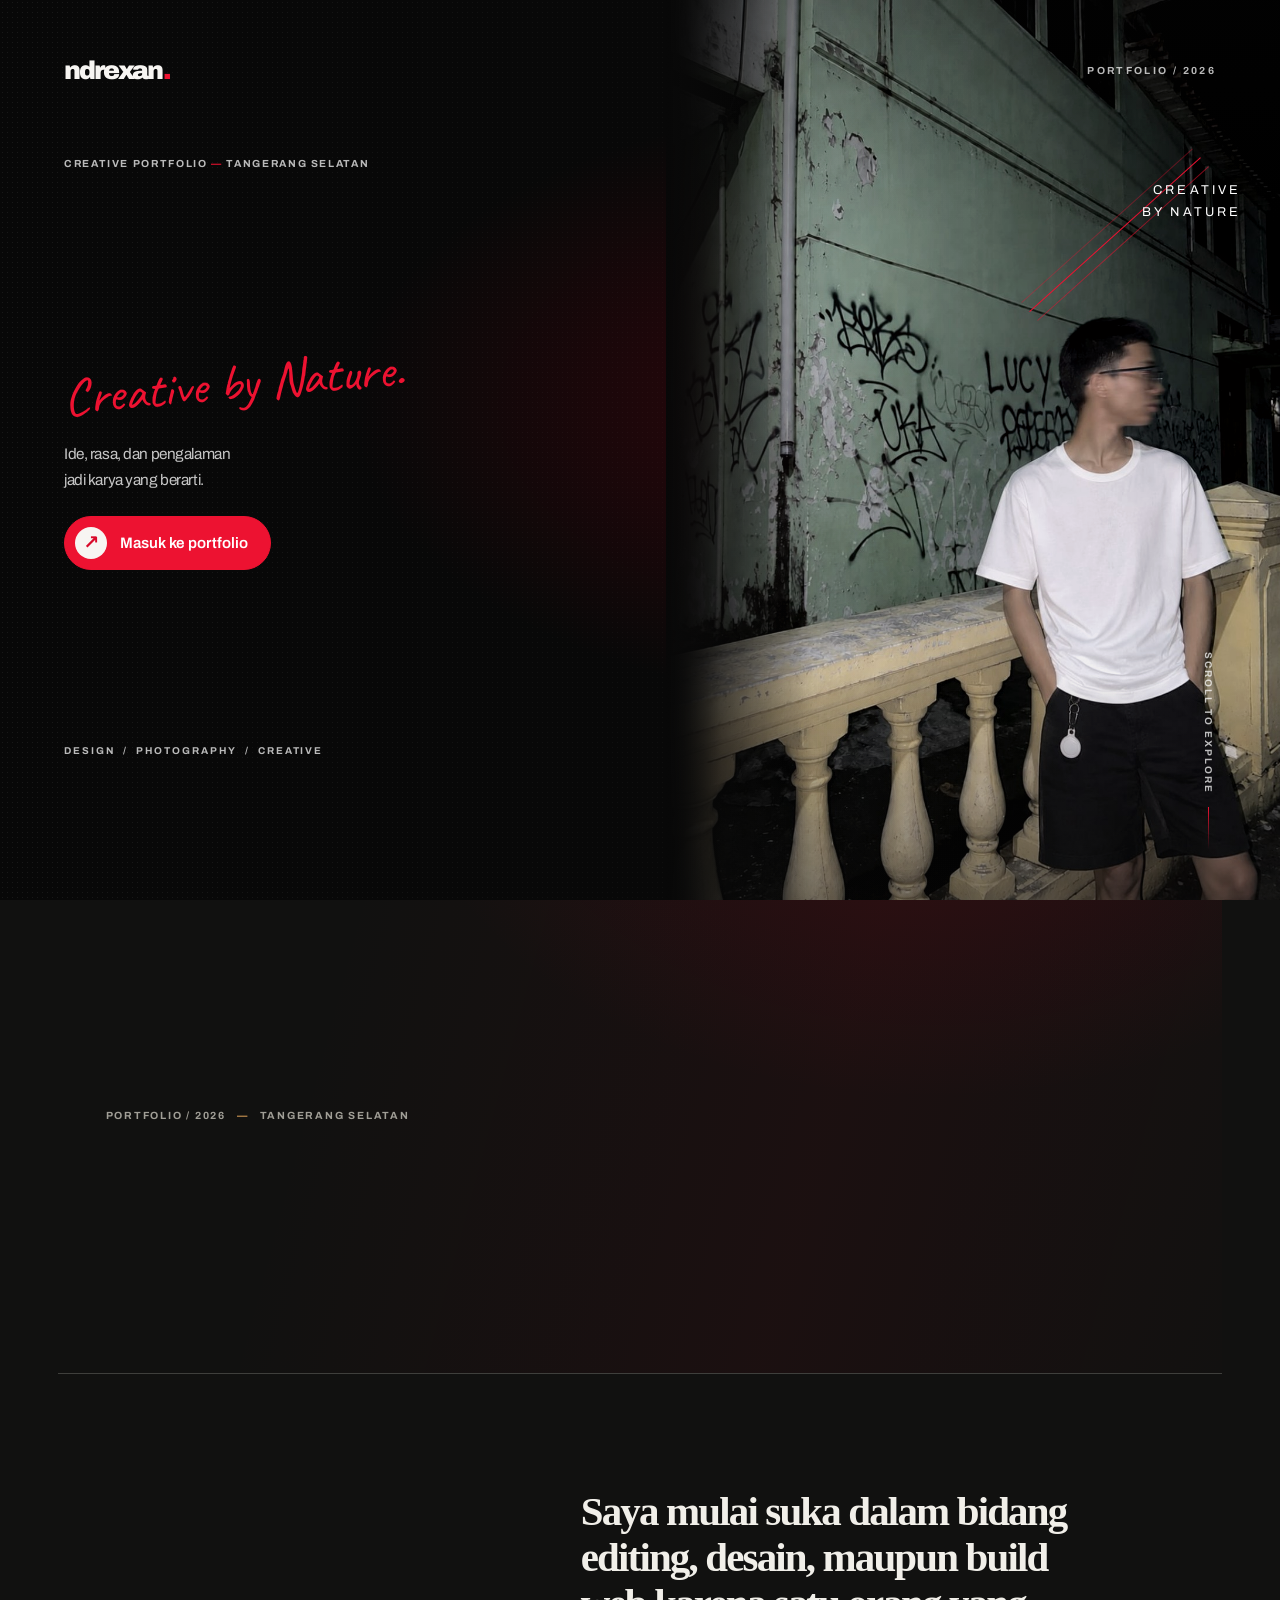
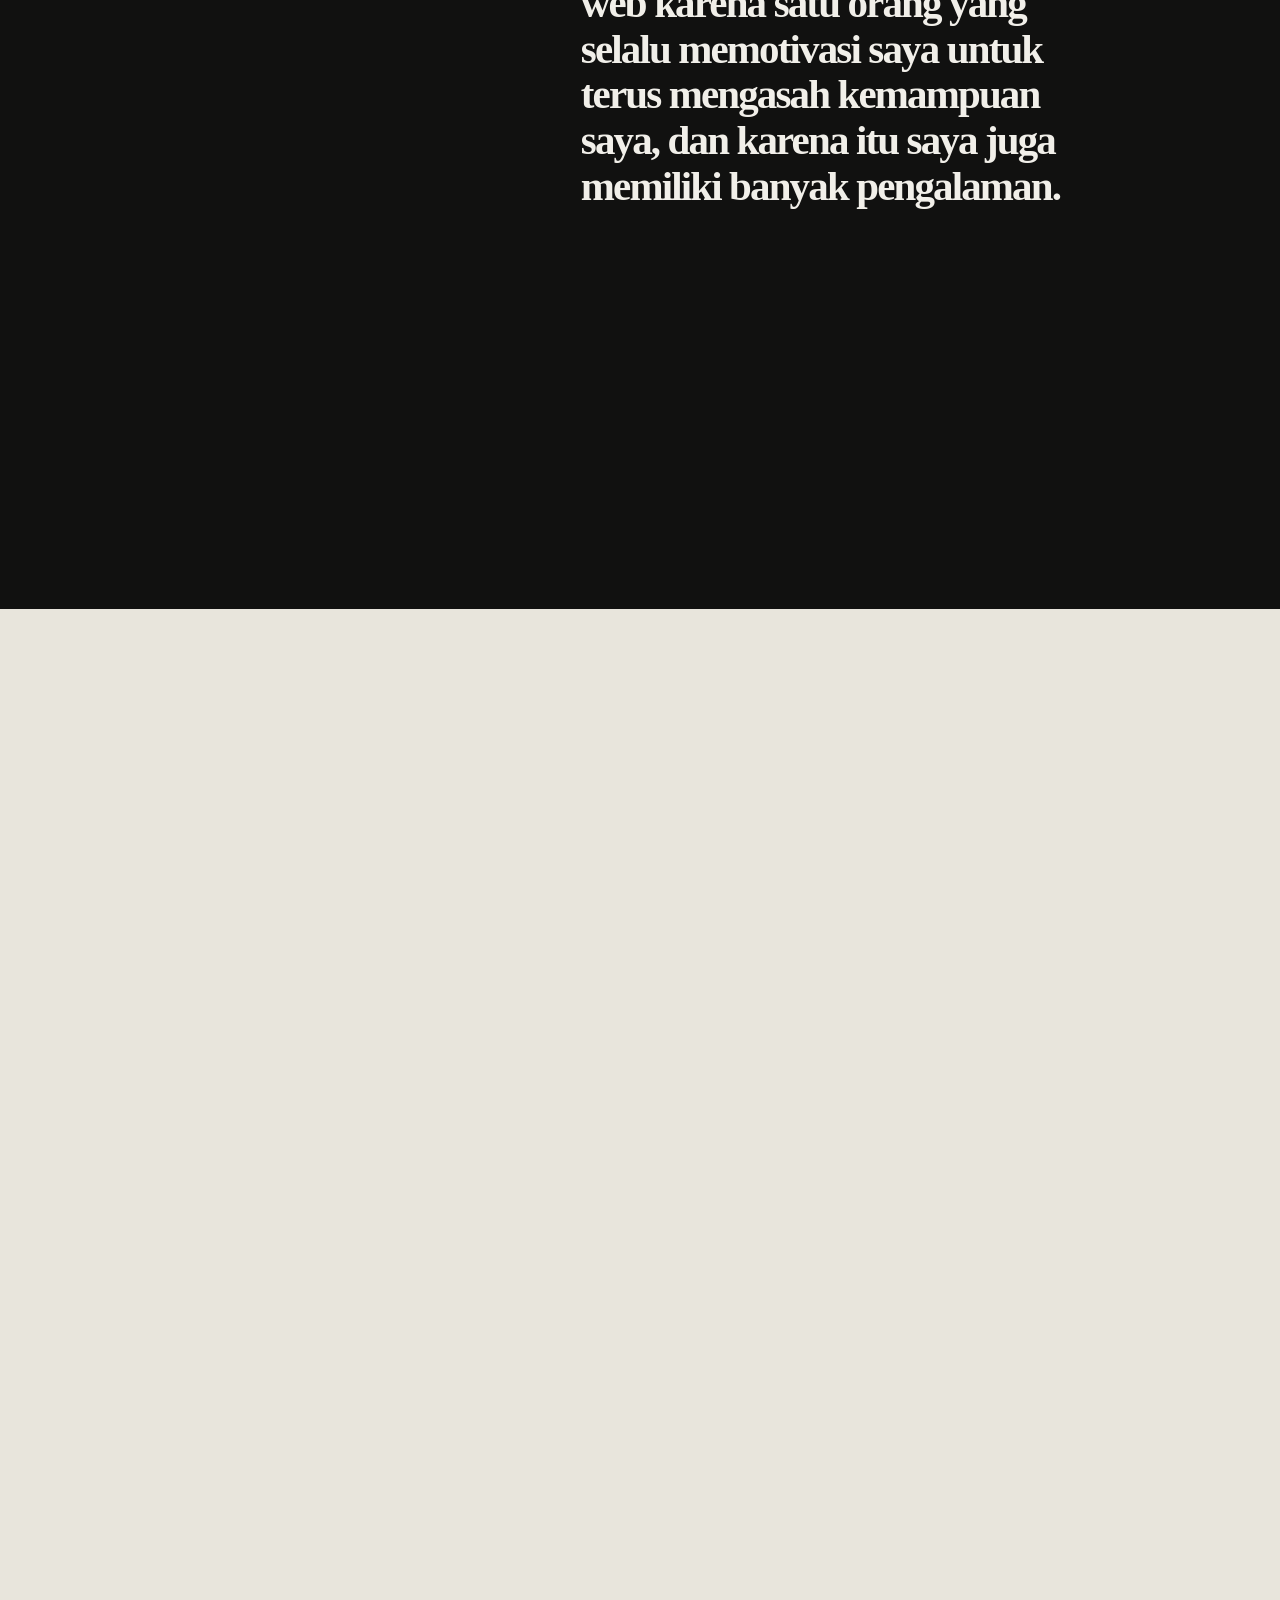
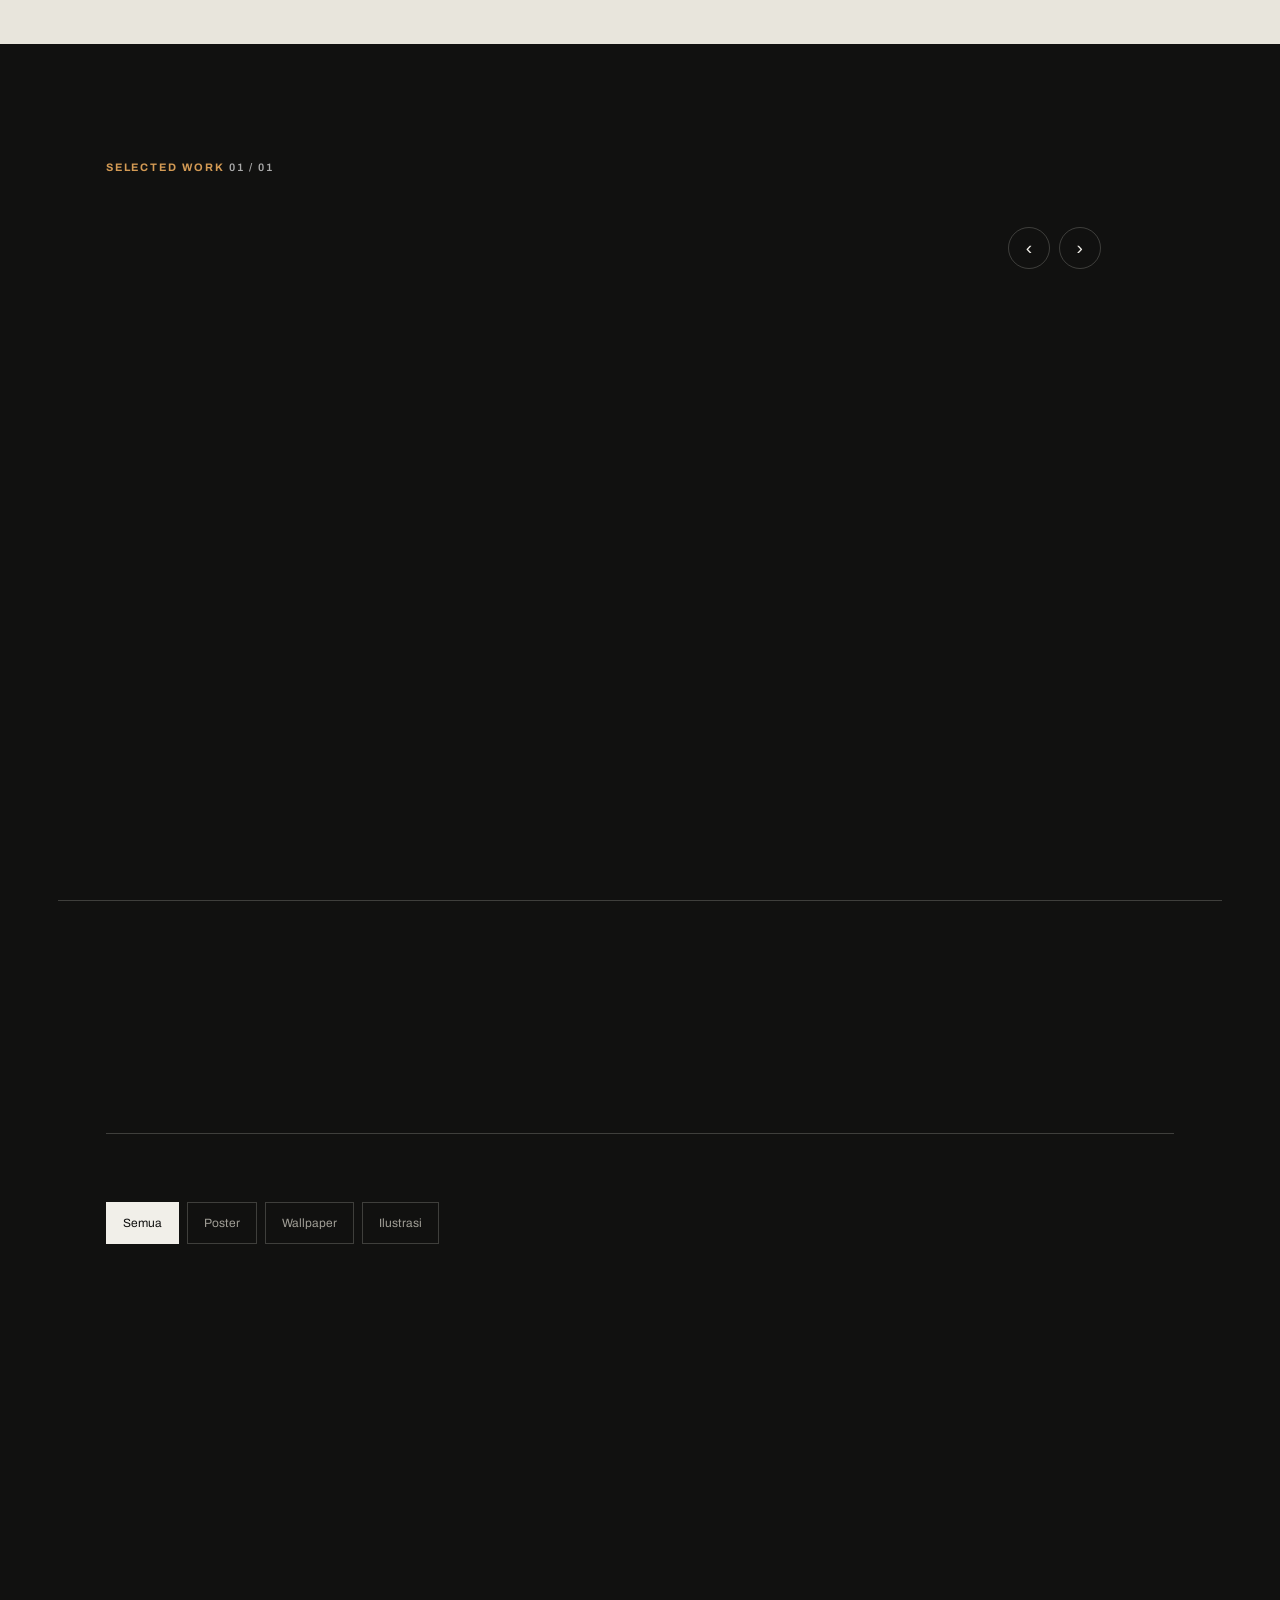
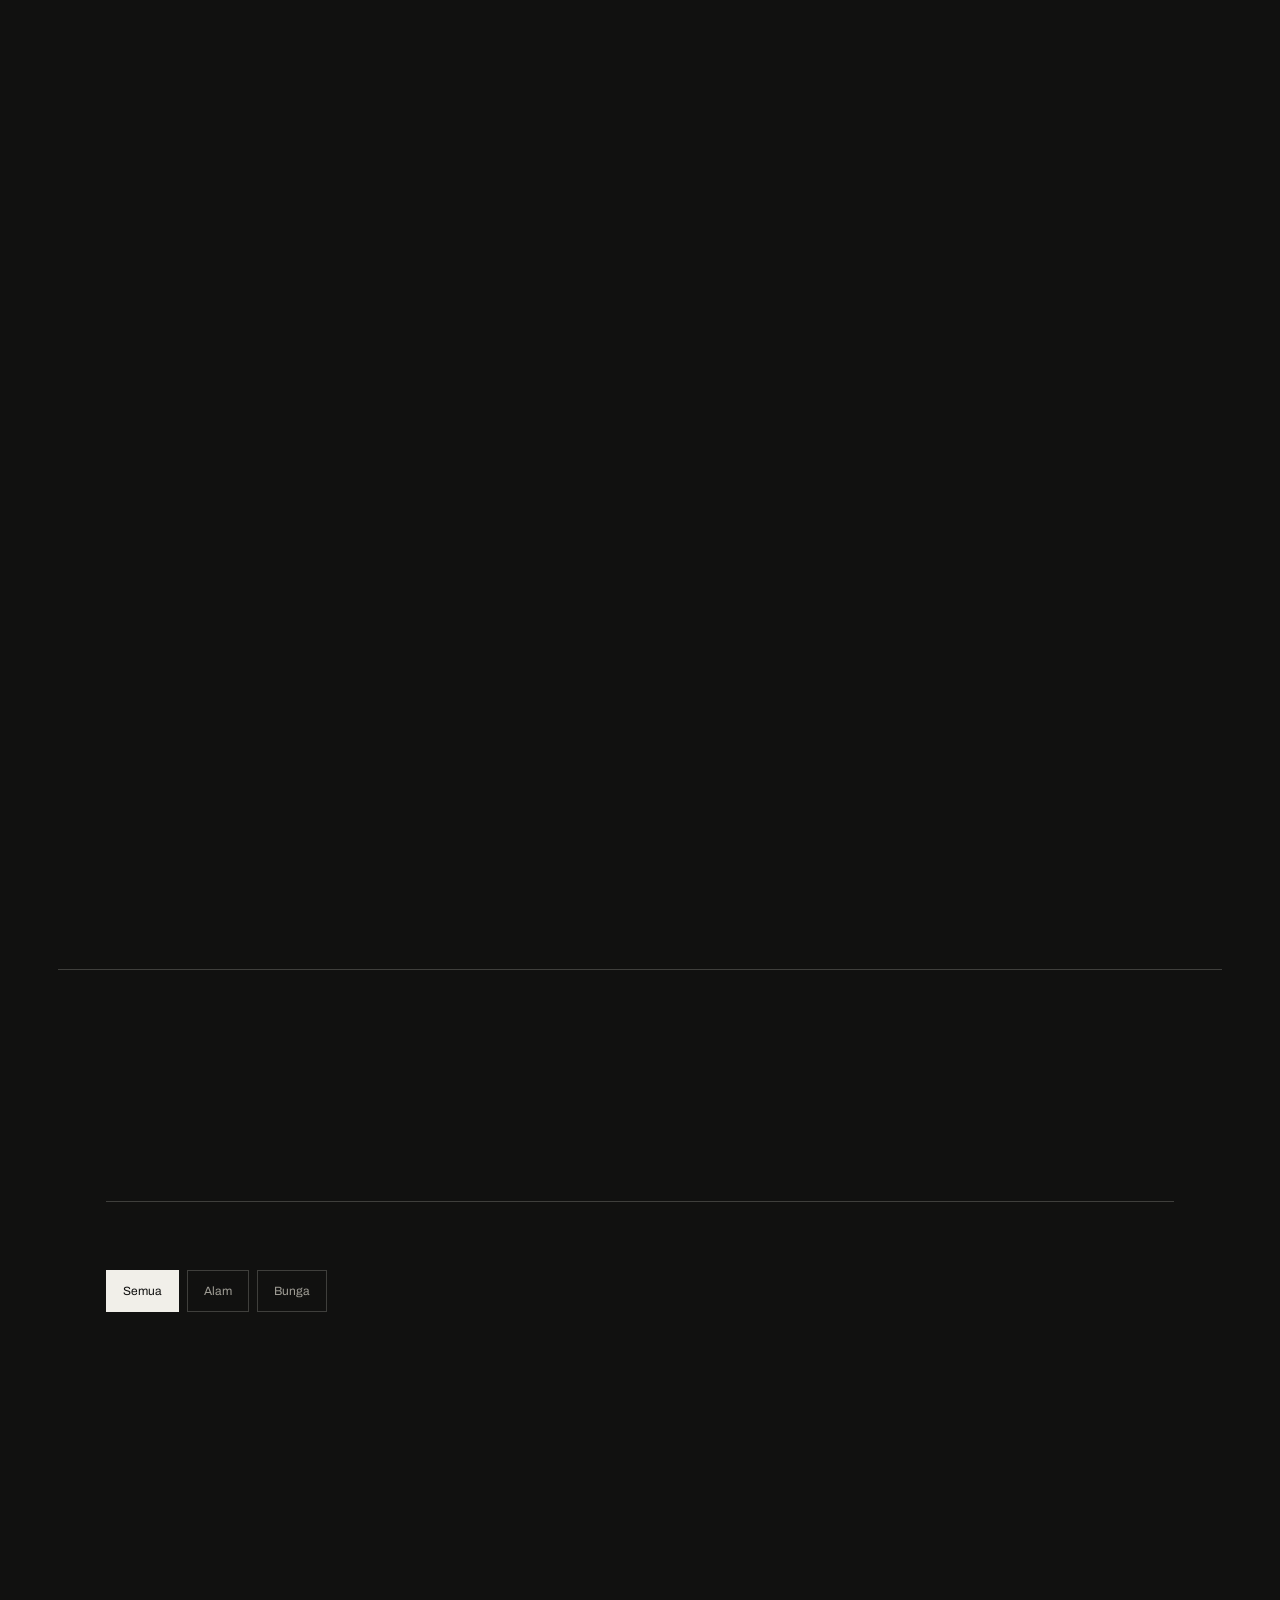
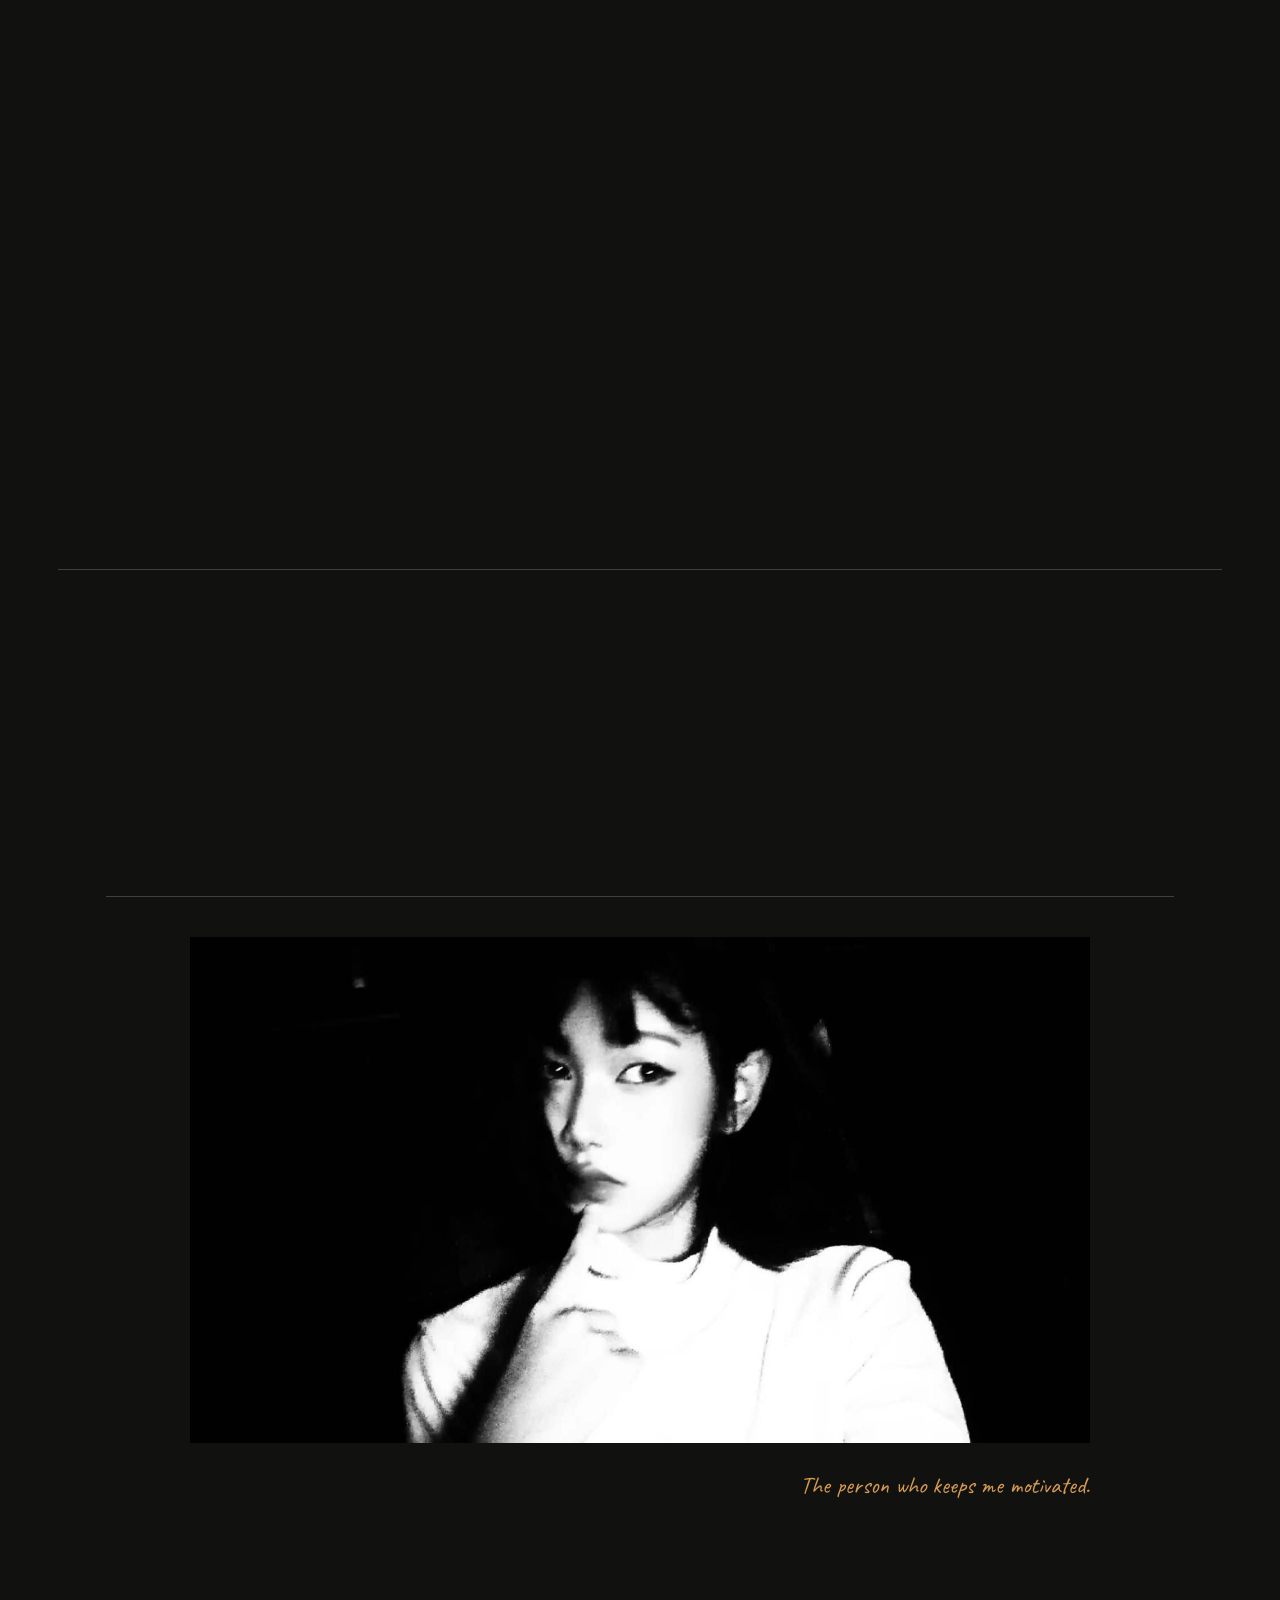
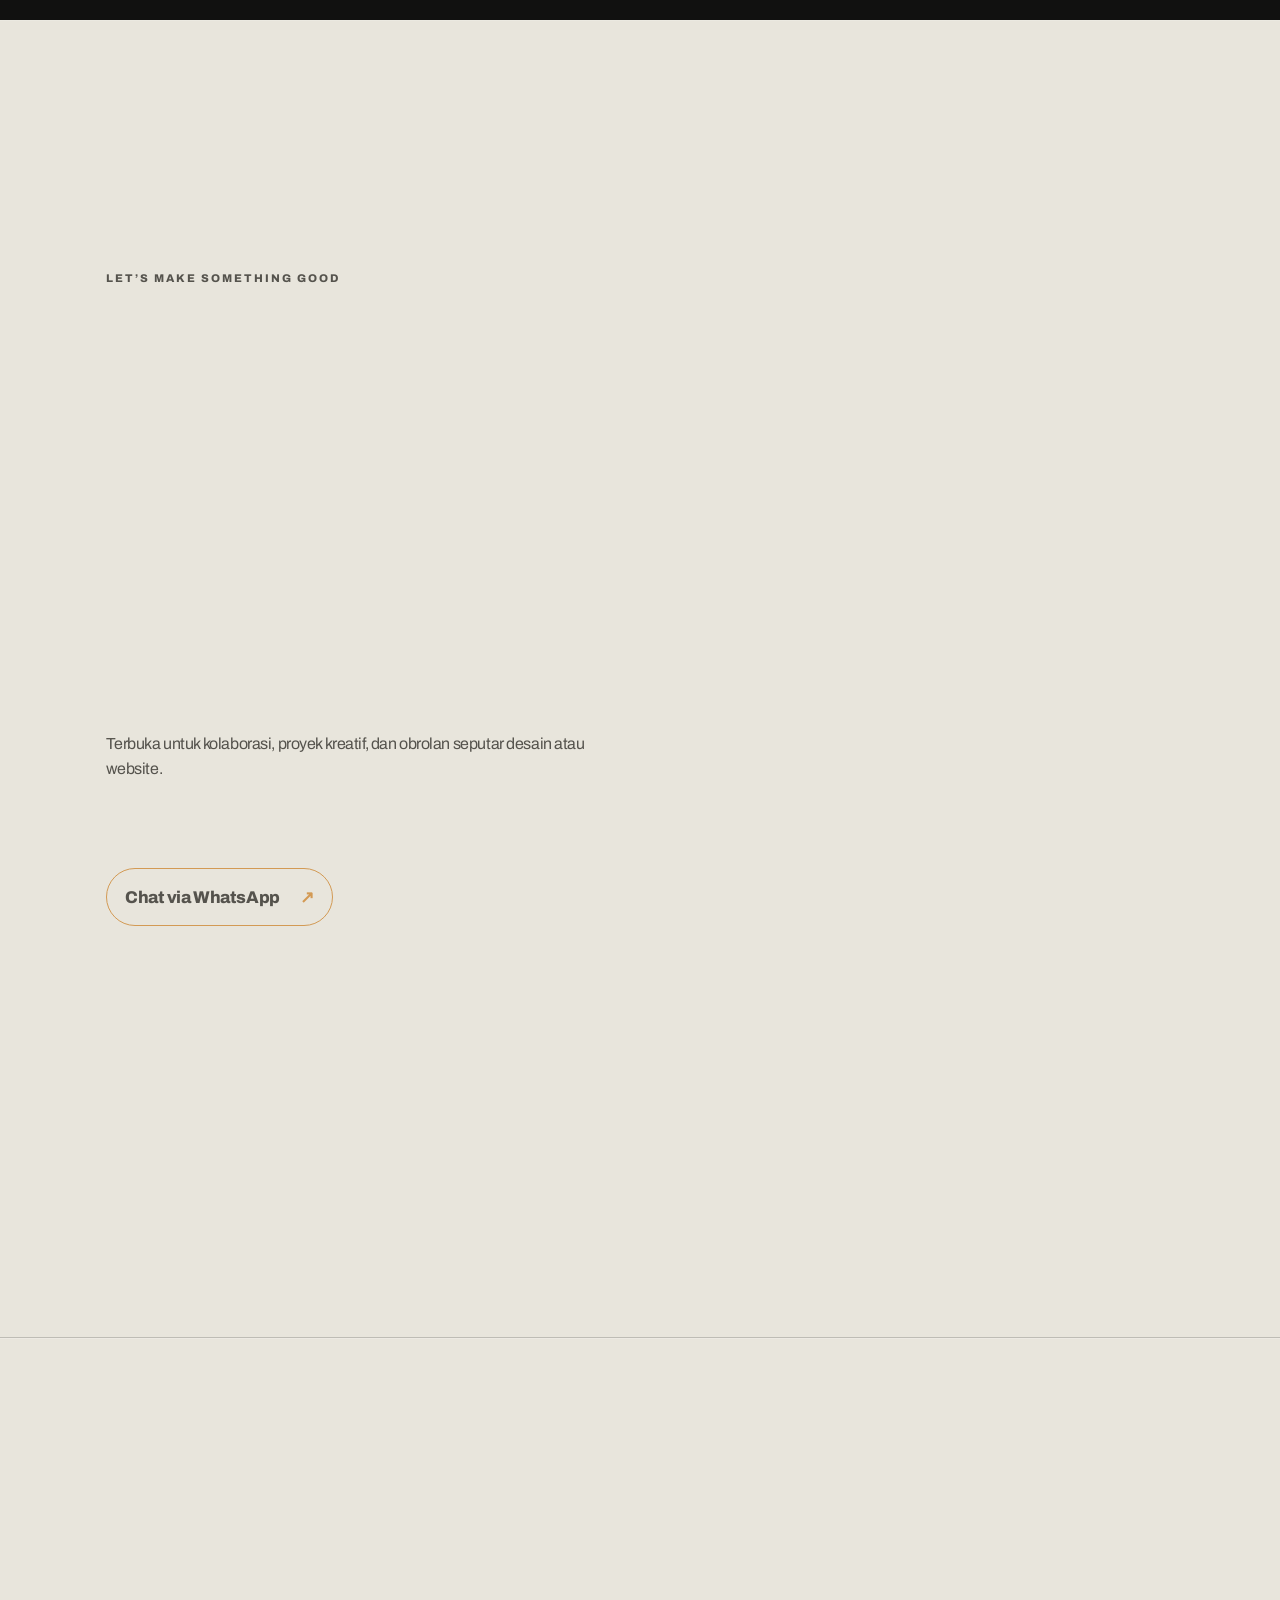
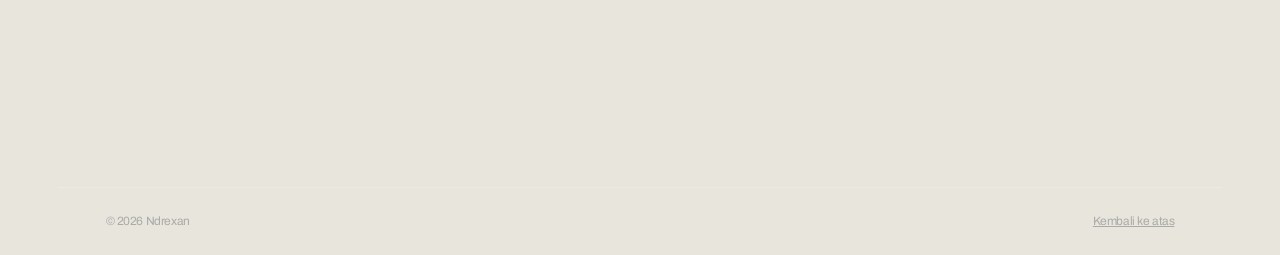
<file: index.html>
<!DOCTYPE html>
<html lang="id">
<head>
  <meta charset="UTF-8">
  <meta name="viewport" content="width=device-width, initial-scale=1">
  <title>Ndrexan · Andre Arshavin</title>
  <meta name="description" content="Andre Arshavin (Ndrexan): desain, fotografi, dan pembuatan website.">
  <meta name="theme-color" content="#0b0b0b">
  <link rel="canonical" href="https://ndrexan.my.id/">
  <link rel="icon" href="favicon.ico" sizes="any">
  <link rel="icon" type="image/png" sizes="32x32" href="favicon-32.png">
  <link rel="icon" type="image/png" sizes="192x192" href="icon-192.png">
  <link rel="apple-touch-icon" href="apple-touch-icon.png">
  <link rel="manifest" href="site.webmanifest">
  <meta property="og:type" content="website">
  <meta property="og:locale" content="id_ID">
  <meta property="og:site_name" content="Ndrexan">
  <meta property="og:title" content="Ndrexan · Desainer, fotografer, dan pembuat website">
  <meta property="og:description" content="Portofolio Andre Arshavin dari Tangerang Selatan: desain, fotografi, dan pembuatan website.">
  <meta property="og:url" content="https://ndrexan.my.id/">
  <meta property="og:image" content="https://ndrexan.my.id/og-image.png">
  <meta property="og:image:width" content="1200">
  <meta property="og:image:height" content="630">
  <meta property="og:image:alt" content="NDREXAN: desainer, fotografer, dan pembuat website">
  <meta name="twitter:card" content="summary_large_image">
  <meta name="twitter:title" content="Ndrexan · Desainer, fotografer, dan pembuat website">
  <meta name="twitter:description" content="Portofolio Andre Arshavin dari Tangerang Selatan: desain, fotografi, dan pembuatan website.">
  <meta name="twitter:image" content="https://ndrexan.my.id/og-image.png">
  <link rel="preconnect" href="https://fonts.googleapis.com">
  <link rel="preconnect" href="https://fonts.gstatic.com" crossorigin>
  <link href="https://fonts.googleapis.com/css2?family=Archivo:wdth,wght@62..125,400..900&family=Caveat:wght@500;600;700&display=swap" rel="stylesheet">
  <link rel="stylesheet" href="style.css">
  <script>if(!matchMedia("(prefers-reduced-motion: reduce)").matches)document.documentElement.className="js loading"</script>

  <style>
    .website-project-head{display:block}.website-project-title-row{display:flex;align-items:center;gap:1rem;flex-wrap:wrap}.website-project-title-row h2{margin:0}
    .website-project-controls{display:flex;gap:.55rem;flex-shrink:0}
    .website-project-controls button{width:42px;height:42px;border:1px solid var(--line,rgba(255,255,255,.22));border-radius:50%;background:transparent;color:inherit;font-size:1.2rem;cursor:pointer}
    .website-project-grid{display:flex;gap:0;overflow-x:auto;overflow-y:hidden;margin-top:1.5rem;padding:0 0 1.1rem;scroll-snap-type:x mandatory;scroll-padding-inline:0;overscroll-behavior-x:contain;-webkit-overflow-scrolling:touch;scrollbar-width:none;scroll-behavior:smooth}
    .website-project-grid::-webkit-scrollbar{display:none}
    .website-project-card{display:flex;flex:0 0 100%;width:100%;min-width:100%;box-sizing:border-box;flex-direction:column;gap:1.15rem!important;margin:0!important;padding:0;scroll-snap-align:start;scroll-snap-stop:always}
    .website-project-card .wp-info{min-width:0}.website-project-card .wp-info h3{font-size:clamp(1.8rem,4vw,2.8rem);line-height:.98;letter-spacing:-.065em;margin:0 0 .65rem}.website-project-card .wp-info p{max-width:42rem}.website-project-card .browser{width:100%;min-width:0}.website-project-card .bar span{max-width:none}.website-project-card .screen{width:100%;padding:0;aspect-ratio:16/9;min-height:0;height:auto!important;overflow:hidden}.website-project-card .screen iframe{position:absolute;top:0;left:0;border:0;transform-origin:0 0;pointer-events:none;background:#fff}.website-project-card .wp-fb{position:absolute;z-index:0;inset:auto 12px 12px;color:#999;font-size:.75rem;text-align:center;pointer-events:none}.website-project-cover{position:absolute;inset:0;width:100%;height:100%;object-fit:cover;display:block}.website-project-card .screen-link{z-index:3}.website-project-card .screen-link span{opacity:1;transform:none}.website-project-card .screen-link:hover span{background:var(--accent);color:#fff}
    @media(max-width:600px){.website-project-controls button{width:36px;height:36px}}
    @media(min-width:900px){.website-project-card{flex-basis:100%;max-width:100%}}
  </style>

  <link rel="stylesheet" href="style.css?v=editorial-2026">
</head>
<body>
  <section class="loader intro-screen" id="loader" aria-label="Intro Ndrexan">
    <div class="intro-grain" aria-hidden="true"></div>
    <header class="intro-top"><span class="intro-brand">ndrexan<span>.</span></span><span class="intro-index">PORTFOLIO / 2026</span></header>
    <div class="intro-art" aria-hidden="true"><img src="foto.jpg" alt=""><span class="intro-redline"></span><span class="intro-stamp">CREATIVE<br>BY NATURE</span></div>
    <div class="intro-copy">
      <p class="intro-kicker">CREATIVE PORTFOLIO <span>—</span> TANGERANG SELATAN</p>
      <h2 class="intro-title">NDREXAN<span>.</span></h2>
      <p class="intro-signature">Creative by Nature.</p>
      <p class="intro-description">Ide, rasa, dan pengalaman<br class="desktop-only"> jadi karya yang berarti.</p>
      <button class="intro-enter" id="introEnter" type="button"><span class="intro-enter-icon">↗</span> Masuk ke portfolio</button>
    </div>
    <div class="intro-bottom"><span>DESIGN&nbsp; / &nbsp;PHOTOGRAPHY&nbsp; / &nbsp;CREATIVE</span><span class="intro-scroll">SCROLL TO EXPLORE <i></i></span></div>
    <p class="loader-hint" id="loaderHint">Ketuk atau klik untuk menyalakan suara</p>
  </section>

  <header class="nav">
    <div class="wrap nav-in">
      <a class="logo" href="#top">ndrexan<span class="logo-dot">.</span></a><button class="theme-toggle" id="themeToggle" type="button" aria-label="Ganti tema"><span class="theme-icon">☼</span><span class="theme-label">Light mode</span></button>
    </div>
  </header>

  <main id="top">
    <section class="hero wrap">
      <div class="hero-title-wrap"><h1>Ndrexan</h1><span class="hero-signature" aria-label="signature">creative by nature.</span></div>
      <div class="hero-grid">
        <div class="intro">
          <p class="statement">Desainer, fotografer, dan pembuat website.</p>
          <p class="muted">Saya Andre Arshavin, berasal dari Tangerang Selatan dan bersekolah di SMKN 4 Tangsel jurusan DKV. Skill saya fotografi, desain, dan pembuatan website.</p>
          <p class="links"><a href="#desain">Lihat karya</a><a href="#kontak">Hubungi saya</a></p>
          <p class="hero-eyebrow">PORTFOLIO / 2026 <span>—</span> TANGERANG SELATAN</p>
          <p class="chips"><span class="chip"><i class="dot"></i>Terbuka untuk proyek</span><span class="chip">Tangsel · <b id="clock">--.--</b> WIB</span></p>
        </div>
        <figure class="photo" id="photo">
          <img src="foto.jpg" alt="Foto Ndrexan" onerror="this.parentElement.classList.add('no-photo')">
          <span class="initial" aria-hidden="true">N</span>
        </figure>
      </div>
    </section>

    <section id="tentang" class="wrap about">
      <h2>Tentang saya</h2>
      <p class="about-t">Saya mulai suka dalam bidang editing, desain, maupun build web karena satu orang yang selalu memotivasi saya untuk terus mengasah kemampuan saya, dan karena itu saya juga memiliki banyak pengalaman.</p>
      <dl class="facts">
        <div><dt>Lokasi</dt><dd>Tangerang Selatan</dd></div>
        <div><dt>Jurusan</dt><dd>DKV, SMKN 4 Tangsel</dd></div>
        <div><dt>Fokus</dt><dd>Desain, fotografi, website</dd></div>
      </dl>
    </section>

    <div class="marquee" aria-hidden="true"><div class="mq-track"><div class="mq-g"><span>DESAIN / FOTOGRAFI / WEBSITE / NDREXAN /&nbsp;</span><span>DESAIN / FOTOGRAFI / WEBSITE / NDREXAN /&nbsp;</span></div><div class="mq-g"><span>DESAIN / FOTOGRAFI / WEBSITE / NDREXAN /&nbsp;</span><span>DESAIN / FOTOGRAFI / WEBSITE / NDREXAN /&nbsp;</span></div></div></div>

    <section id="skill" class="dark">
      <div class="wrap">
        <h2>Skill</h2>
        <div class="row">
          <h3>Desain</h3>
          <p>Tampilan yang rapi dan punya sikap. Antarmuka, poster, dan identitas visual.</p>
        </div>
        <div class="row">
          <h3>Fotografi</h3>
          <p>Komposisi dan cahaya dulu, editing belakangan.</p>
        </div>
        <div class="row">
          <h3>Build Web</h3>
          <p>Website ringan yang ditulis langsung dengan HTML, CSS, dan JavaScript, lalu diluncurkan lewat Vercel.</p>
        </div>
      </div>
    </section>

    <section id="website-projects" class="wrap website-projects">
      <div class="website-project-head">
        <div class="section-kicker">SELECTED WORK <span id="websiteProjectCount">01 / 01</span></div>
        <div class="website-project-title-row">
          <h2>MY PROJECT<span class="heading-dot">.</span></h2>
          <div class="website-project-controls" aria-label="Navigasi project website">
            <button type="button" data-website-dir="-1" aria-label="Project sebelumnya">‹</button>
            <button type="button" data-website-dir="1" aria-label="Project berikutnya">›</button>
          </div>
        </div>
        <p class="muted cap-intro">Website yang saya rancang dan kembangkan. Geser ke samping untuk melihat project lainnya.</p>
      </div>
      <div class="website-project-grid" id="websiteProjectGrid" aria-label="Daftar project website">
        <article class="website-project-card webprev">
          <div class="wp-info">
            <p class="project-index">FEATURED PROJECT <span>2026</span></p>
            <h3>ECObike<span class="heading-dot">.</span></h3>
            <p class="project-tags"><span>UI DESIGN</span><span>FRONT-END</span><span>TEAM PROJECT</span></p>
            <p>Website simulasi sewa sepeda listrik per jam di Tangerang Selatan. Pengunjung memilih titik ambil, jenis sepeda, jadwal, dan metode bayar, lalu mendapat tiket QR. Proyek kelompok 7, ditulis dengan HTML, CSS, dan JavaScript.</p>
            <a class="project-cta" href="https://myecobikers.vercel.app/" target="_blank" rel="noopener">Lihat proyek <span aria-hidden="true">↗</span></a>
          </div>
          <div class="browser">
            <div class="bar" aria-hidden="true"><i></i><i></i><i></i><span>myecobikers.vercel.app</span></div>
            <div class="screen website-project-screen">
              <span class="wp-fb">Preview tidak tampil? Klik untuk membuka website.</span>
              <iframe src="https://myecobikers.vercel.app/" title="Preview website ECObike" loading="lazy" tabindex="-1" scrolling="no"></iframe>
              <a class="screen-link" href="https://myecobikers.vercel.app/" target="_blank" rel="noopener" aria-label="Buka website ECObike di tab baru"><span>Buka website ↗</span></a>
            </div>
          </div>
        </article>
      </div>
    </section>

    <section id="desain" class="wrap">
      <div class="head">
        <h2>Desain<span class="heading-dot">.</span></h2>
        <div class="arrows">
          <button class="arrow" type="button" data-strip="desainStrip" data-dir="-1" aria-label="Geser ke kiri"><svg viewBox="0 0 24 24" width="18" height="18" fill="none" stroke="currentColor" stroke-width="2" stroke-linecap="round" stroke-linejoin="round" aria-hidden="true"><path d="M15 5 L8 12 L15 19"/></svg></button>
          <button class="arrow" type="button" data-strip="desainStrip" data-dir="1" aria-label="Geser ke kanan"><svg viewBox="0 0 24 24" width="18" height="18" fill="none" stroke="currentColor" stroke-width="2" stroke-linecap="round" stroke-linejoin="round" aria-hidden="true"><path d="M9 5 L16 12 L9 19"/></svg></button>
        </div>
      </div>
      <p class="muted cap-intro">Poster, wallpaper, dan ilustrasi. Geser atau klik untuk memperbesar.</p>
      <div class="gallery-filters" role="group" aria-label="Filter galeri desain" data-filter-target="desainStrip"><button class="filter-btn is-active" type="button" data-filter="all" aria-pressed="true">Semua</button><button class="filter-btn" type="button" data-filter="poster" aria-pressed="false">Poster</button><button class="filter-btn" type="button" data-filter="wallpaper" aria-pressed="false">Wallpaper</button><button class="filter-btn" type="button" data-filter="ilustrasi" aria-pressed="false">Ilustrasi</button></div>
      <div class="gallery" id="desainStrip">
        <figure class="g" data-category="poster"><button class="shot" data-src="desain-1.jpg" data-alt="Poster The Last Kingdom: seorang pria berjubah menghadap kastil"><img src="desain-1.jpg" alt="Poster The Last Kingdom: seorang pria berjubah menghadap kastil" width="1100" height="1955" loading="lazy"></button><figcaption>Poster The Last Kingdom</figcaption></figure>
        <figure class="g" data-category="poster"><button class="shot" data-src="desain-2.jpg" data-alt="Poster Dead City: karakter anime berjalan di kota hancur"><img src="desain-2.jpg" alt="Poster Dead City: karakter anime berjalan di kota hancur" width="1100" height="1955" loading="lazy"></button><figcaption>Poster Dead City</figcaption></figure>
        <figure class="g" data-category="wallpaper"><button class="shot" data-src="desain-3.jpg" data-alt="Wallpaper hitam putih Ndrexprem dengan siluet di atas mobil"><img src="desain-3.jpg" alt="Wallpaper hitam putih Ndrexprem dengan siluet di atas mobil" width="1080" height="1920" loading="lazy"></button><figcaption>Wallpaper Ndrexprem</figcaption></figure>
        <figure class="g" data-category="ilustrasi"><button class="shot" data-src="desain-4.jpg" data-alt="Ilustrasi apel merah 3D dengan bayangan"><img src="desain-4.jpg" alt="Ilustrasi apel merah 3D dengan bayangan" width="1100" height="1048" loading="lazy"></button><figcaption>Ilustrasi apel 3D</figcaption></figure>
      </div>
    </section>



    <section id="foto" class="wrap">
      <div class="head">
        <h2>Fotografi<span class="heading-dot">.</span></h2>
        <div class="arrows">
          <button class="arrow" type="button" data-strip="fotoStrip" data-dir="-1" aria-label="Geser ke kiri"><svg viewBox="0 0 24 24" width="18" height="18" fill="none" stroke="currentColor" stroke-width="2" stroke-linecap="round" stroke-linejoin="round" aria-hidden="true"><path d="M15 5 L8 12 L15 19"/></svg></button>
          <button class="arrow" type="button" data-strip="fotoStrip" data-dir="1" aria-label="Geser ke kanan"><svg viewBox="0 0 24 24" width="18" height="18" fill="none" stroke="currentColor" stroke-width="2" stroke-linecap="round" stroke-linejoin="round" aria-hidden="true"><path d="M9 5 L16 12 L9 19"/></svg></button>
        </div>
      </div>
      <p class="muted cap-intro">Beberapa jepretan saya. Geser atau klik untuk memperbesar.</p>
      <div class="gallery-filters" role="group" aria-label="Filter galeri fotografi" data-filter-target="fotoStrip"><button class="filter-btn is-active" type="button" data-filter="all" aria-pressed="true">Semua</button><button class="filter-btn" type="button" data-filter="alam" aria-pressed="false">Alam</button><button class="filter-btn" type="button" data-filter="bunga" aria-pressed="false">Bunga</button></div>
      <div class="gallery" id="fotoStrip">
        <figure class="g" data-category="alam"><button class="shot" data-src="galeri-1.jpg" data-alt="Pohon dan langit biru"><img src="galeri-1.jpg" alt="Pohon dan langit biru" width="1600" height="1200" loading="lazy"></button><figcaption>Pohon dan langit</figcaption></figure>
        <figure class="g" data-category="bunga"><button class="shot" data-src="galeri-2.jpg" data-alt="Bunga merah muda"><img src="galeri-2.jpg" alt="Bunga merah muda" width="1200" height="1600" loading="lazy"></button><figcaption>Bunga merah muda</figcaption></figure>
        <figure class="g" data-category="bunga"><button class="shot" data-src="galeri-3.jpg" data-alt="Bunga kertas dari bawah"><img src="galeri-3.jpg" alt="Bunga kertas dari bawah" width="1200" height="1600" loading="lazy"></button><figcaption>Bunga kertas</figcaption></figure>
        <figure class="g" data-category="alam"><button class="shot" data-src="galeri-4.jpg" data-alt="Pohon di halaman sekolah"><img src="galeri-4.jpg" alt="Pohon di halaman sekolah" width="1600" height="796" loading="lazy"></button><figcaption>Pohon di halaman sekolah</figcaption></figure>
      </div>
    </section>

    <section id="motivator" class="wrap motivator">
      <div class="head">
        <h2>The Motivator<span class="heading-dot">.</span></h2>
      </div>
      <figure class="motivator-photo motivator-slideshow" aria-label="The Motivator photo slideshow">
        <div class="motivator-slides">
          <img class="motivator-slide is-active" src="the-motivator.jpg" alt="The Motivator" loading="lazy">
          <img class="motivator-slide" src="the-motivator-2.jpg" alt="The Motivator — photo 2" loading="lazy">
        </div>
        <figcaption>The person who keeps me motivated.</figcaption>
      </figure>
    </section>

    <section id="kontak" class="dark contact">
      <div class="wrap">
        <p class="contact-kicker">LET’S MAKE SOMETHING GOOD</p><h2 class="big">Ada ide menarik?<br><span class="contact-script">Mari kita wujudkan.</span></h2><p class="contact-note">Terbuka untuk kolaborasi, proyek kreatif, dan obrolan seputar desain atau website.</p>
        <a class="mail" id="mail" href="mailto:andrearshavinkece73@gmail.com"><span class="ico" aria-hidden="true"><svg viewBox="0 0 24 24"><rect width="24" height="24" rx="5.5" fill="#fff"/><path transform="translate(4 5.2) scale(.667)" fill="#EA4335" d="M24 5.457v13.909c0 .904-.732 1.636-1.636 1.636h-3.819V11.73L12 16.64l-6.545-4.91v9.273H1.636A1.636 1.636 0 0 1 0 19.366V5.457c0-2.023 2.309-3.178 3.927-1.964L5.455 4.64 12 9.548l6.545-4.91 1.528-1.145C21.69 2.28 24 3.434 24 5.457z"/></svg></span><span id="mailText">andrearshavinkece73@gmail.com</span></a>
        <p class="contact-actions"><a class="whatsapp" href="https://wa.me/6285715559734?text=Halo%20Ndrexan%2C%20aku%20tertarik%20buat%20ngobrol%20soal%20proyek%20kreatif." target="_blank" rel="noopener">Chat via WhatsApp <span aria-hidden="true">↗</span></a></p>
        <p class="socials"><a class="ig" href="https://www.instagram.com/whytakefoto" target="_blank" rel="noopener"><span class="ico" aria-hidden="true"><svg viewBox="0 0 24 24"><defs><linearGradient id="igg" x1="0" y1="1" x2="1" y2="0"><stop offset="0" stop-color="#FEDA75"/><stop offset=".3" stop-color="#FA7E1E"/><stop offset=".55" stop-color="#D62976"/><stop offset=".8" stop-color="#962FBF"/><stop offset="1" stop-color="#4F5BD5"/></linearGradient></defs><rect width="24" height="24" rx="5.5" fill="url(#igg)"/><rect x="5.2" y="5.2" width="13.6" height="13.6" rx="4" fill="none" stroke="#fff" stroke-width="1.6"/><circle cx="12" cy="12" r="3.3" fill="none" stroke="#fff" stroke-width="1.6"/><circle cx="16.3" cy="7.7" r=".95" fill="#fff"/></svg></span>Instagram @whytakefoto</a></p>
      </div>
      <div class="road" aria-hidden="true">
        <svg class="car" viewBox="0 0 400 130" xmlns="http://www.w3.org/2000/svg" fill="none" stroke="#fff" stroke-width="2" stroke-linejoin="round" stroke-linecap="round">
          <path d="M22 44 L64 42 L66 48 L24 50 Z" fill="#0b0b0b"/>
          <path d="M40 50 L42 64 M48 50 L47 64"/>
          <path d="M30 100 L28 70 Q30 60 50 58 L112 54 Q132 32 178 29 L216 29 Q246 31 268 52 L350 60 Q378 64 382 78 L384 100 Z" fill="#0b0b0b"/>
          <path d="M124 54 Q140 37 178 34 L212 34 Q236 36 252 52 Z"/>
          <path d="M184 34 L184 52 M360 66 L378 70 M300 78 L330 78"/>
          <circle cx="95" cy="100" r="21" fill="#0b0b0b"/>
          <circle cx="305" cy="100" r="21" fill="#0b0b0b"/>
          <g class="wheel"><circle cx="95" cy="100" r="11"/><path d="M95 89 V111 M84 100 H106 M87 92 L103 108 M103 92 L87 108"/></g>
          <g class="wheel"><circle cx="305" cy="100" r="11"/><path d="M305 89 V111 M294 100 H316 M297 92 L313 108 M313 92 L297 108"/></g>
        </svg>
        <div class="lane"></div>
      </div>
    </section>

  </main>

  <footer class="foot dark">
    <div class="wrap"><div class="wordmark" aria-hidden="true"><span style="--i:0">N</span><span style="--i:1">D</span><span style="--i:2">R</span><span style="--i:3">E</span><span style="--i:4">X</span><span style="--i:5">A</span><span style="--i:6">N</span></div></div>
    <div class="wrap foot-in">
      <span>© <span id="year"></span> Ndrexan</span>
      <a href="#top">Kembali ke atas</a>
    </div>
  </footer>

  <button class="snd" id="sndBtn" type="button" aria-label="Matikan suara" hidden><svg viewBox="0 0 24 24" width="18" height="18" fill="none" stroke="currentColor" stroke-width="2" stroke-linecap="round" stroke-linejoin="round" aria-hidden="true"><path d="M11 5 6 9H3v6h3l5 4z"/><path class="w" d="M15.5 8.5a5 5 0 0 1 0 7M18.5 5.5a9 9 0 0 1 0 13"/><path class="x" d="M16 9l6 6M22 9l-6 6"/></svg></button>

  <dialog id="lb" aria-label="Foto diperbesar"><button class="lb-nav lb-prev" id="lbPrev" type="button" aria-label="Foto sebelumnya">‹</button><img alt=""><div class="lb-bottom"><span id="lbCaption"></span><button id="lbClose" type="button">Tutup ✕</button></div><button class="lb-nav lb-next" id="lbNext" type="button" aria-label="Foto berikutnya">›</button></dialog>

  <script src="script.js"></script>
  <script src="cms.js"></script>
</body>
</html>
</file>
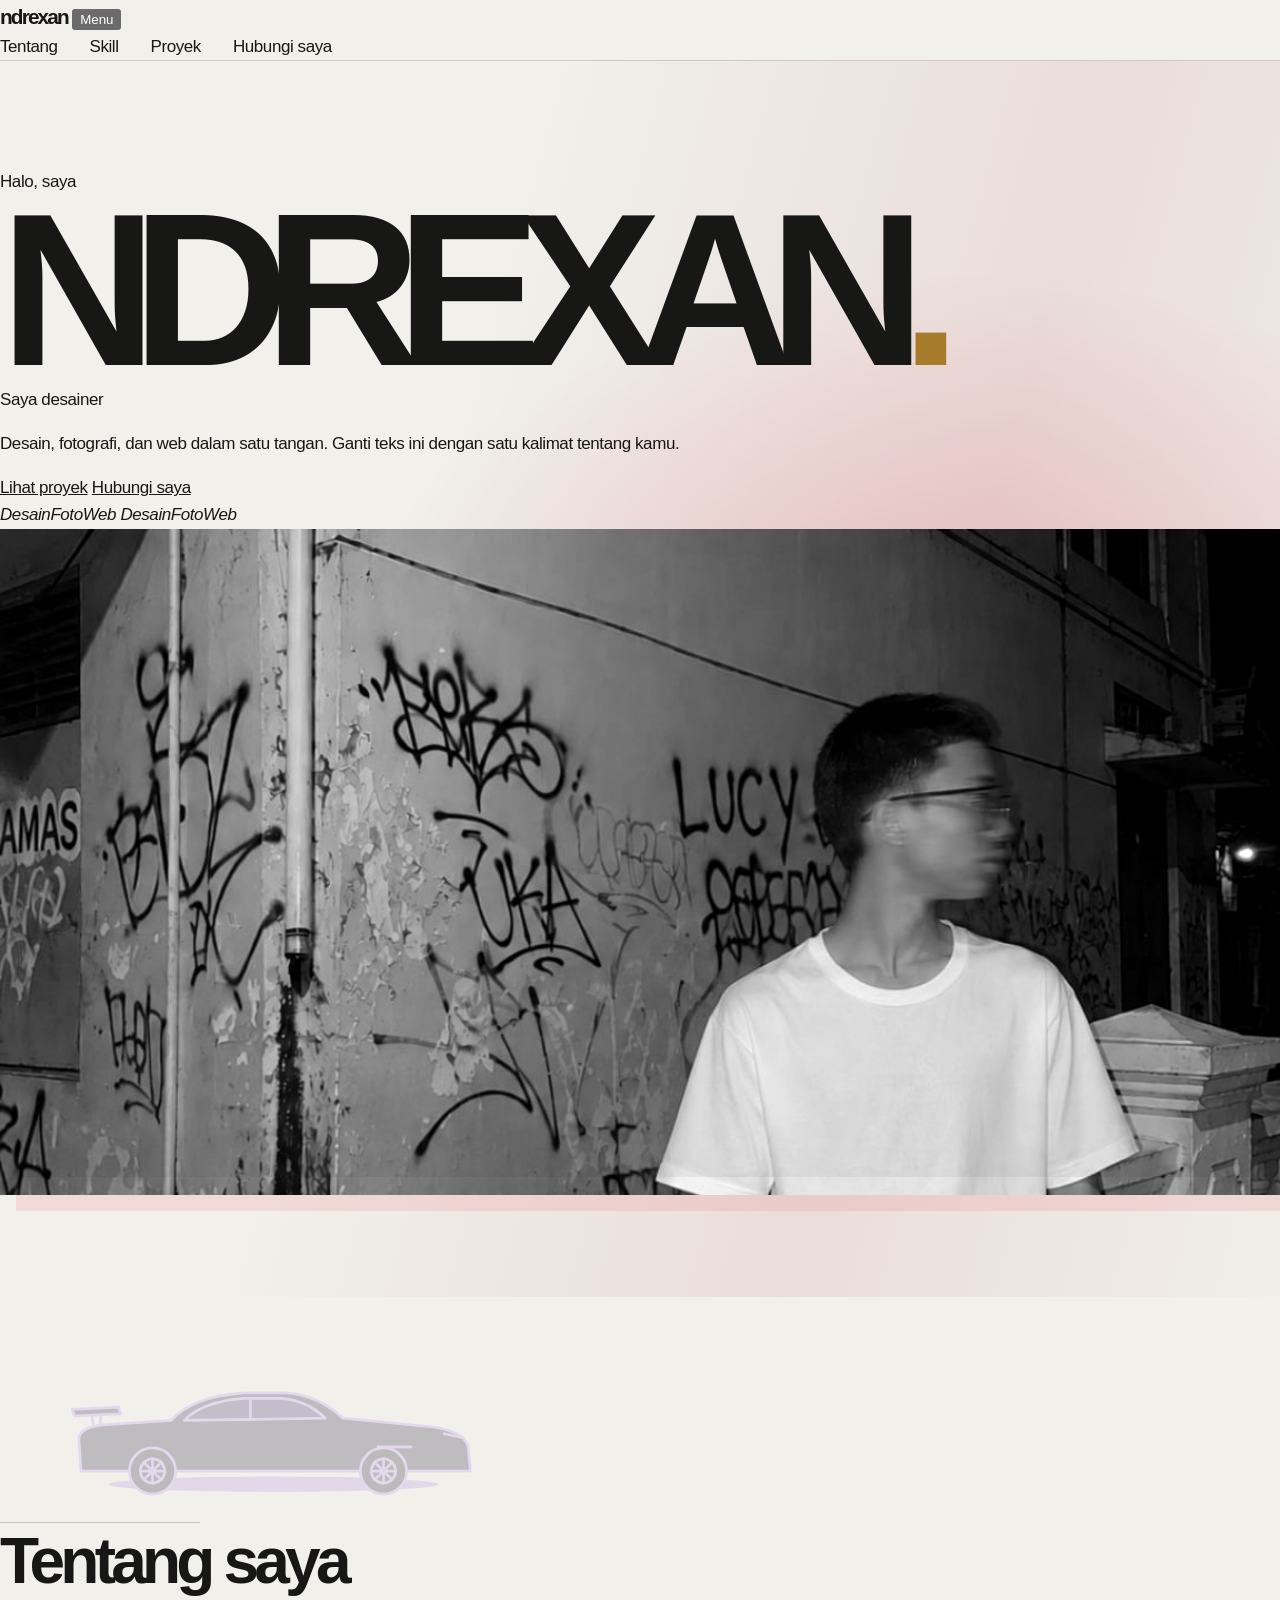
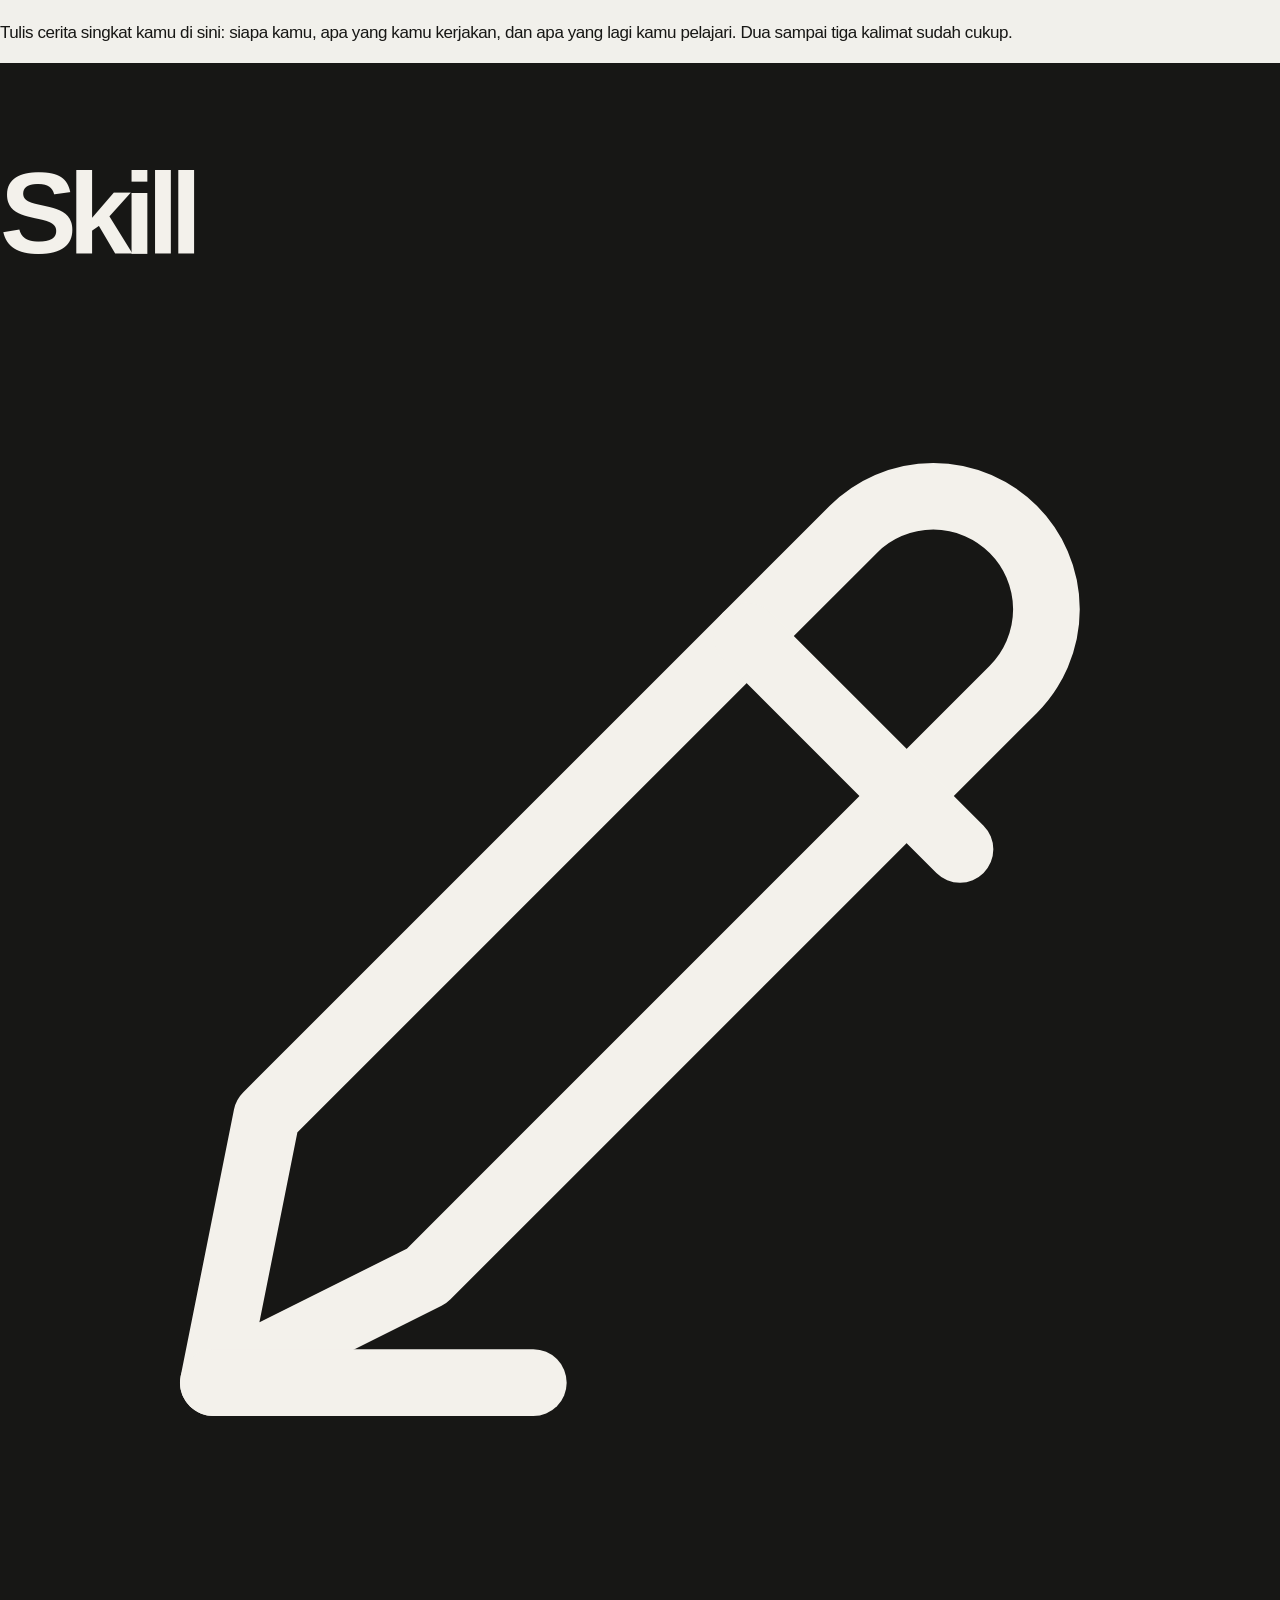
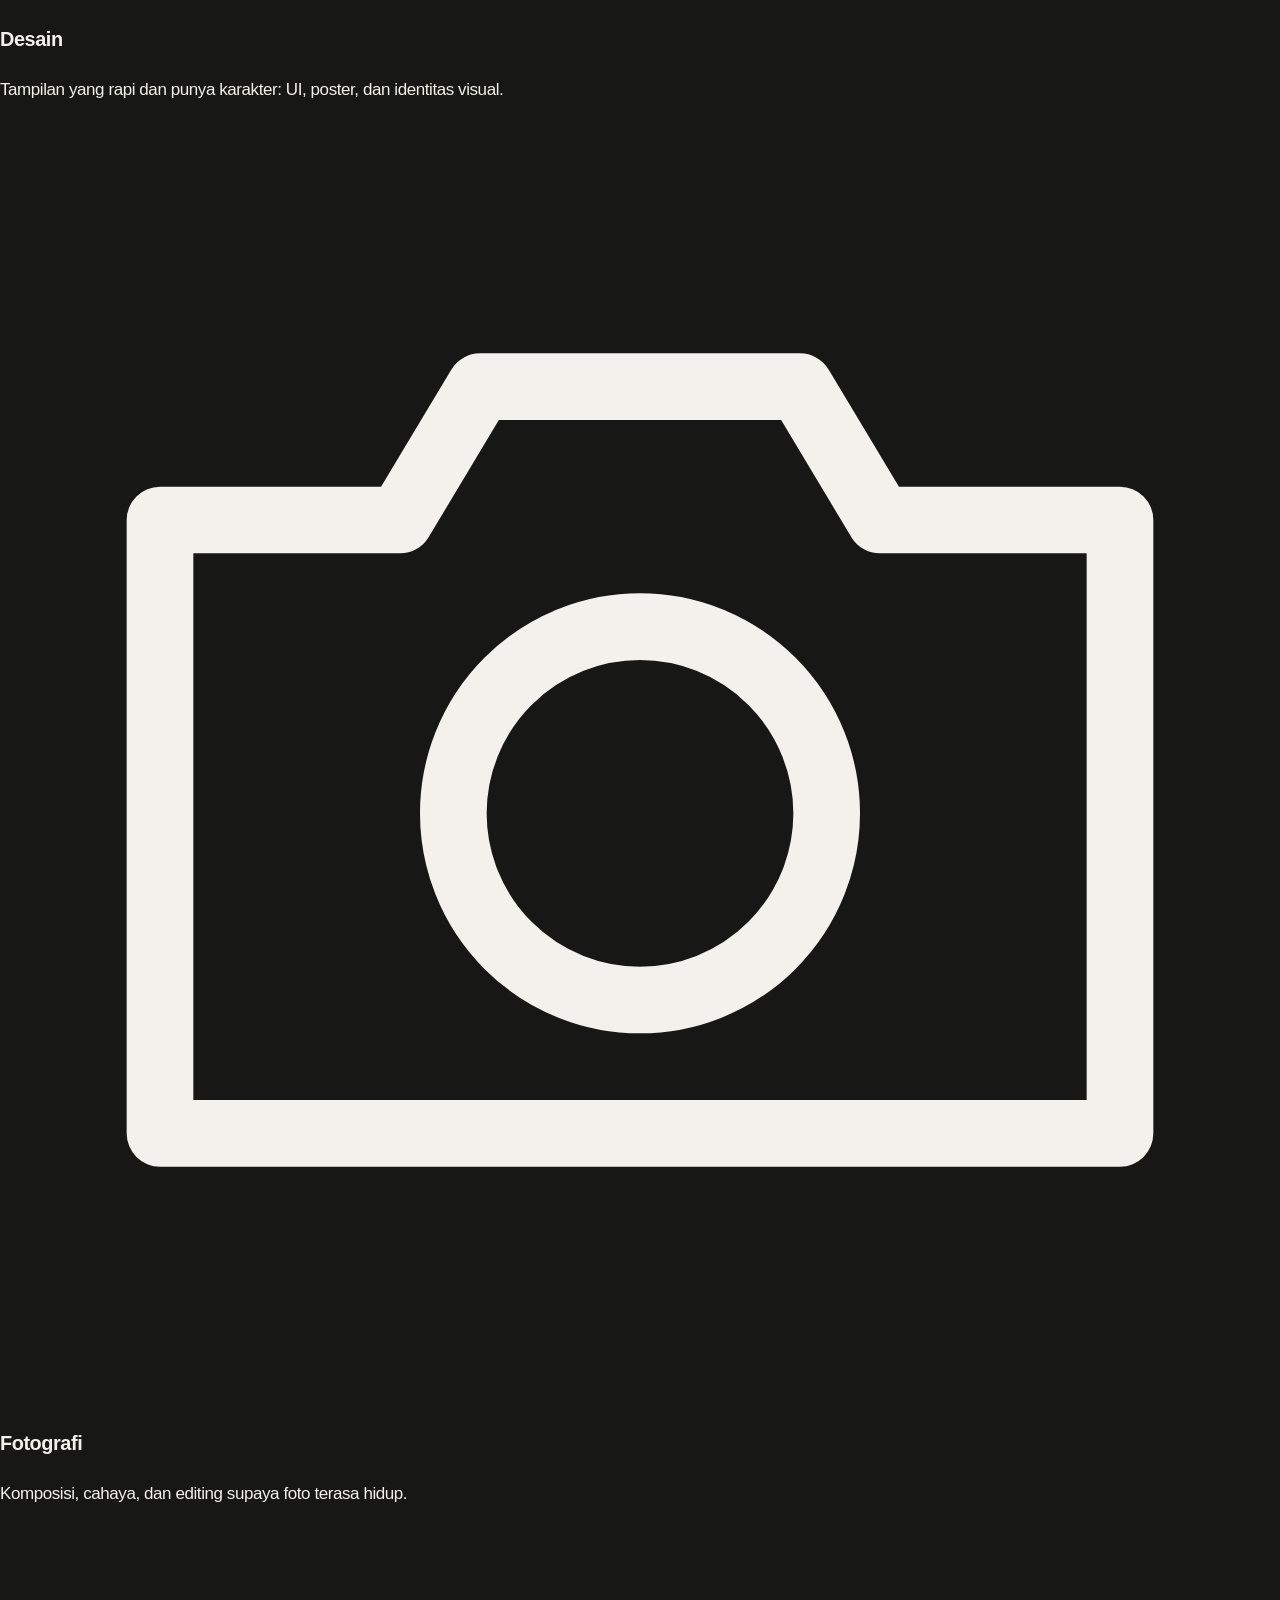
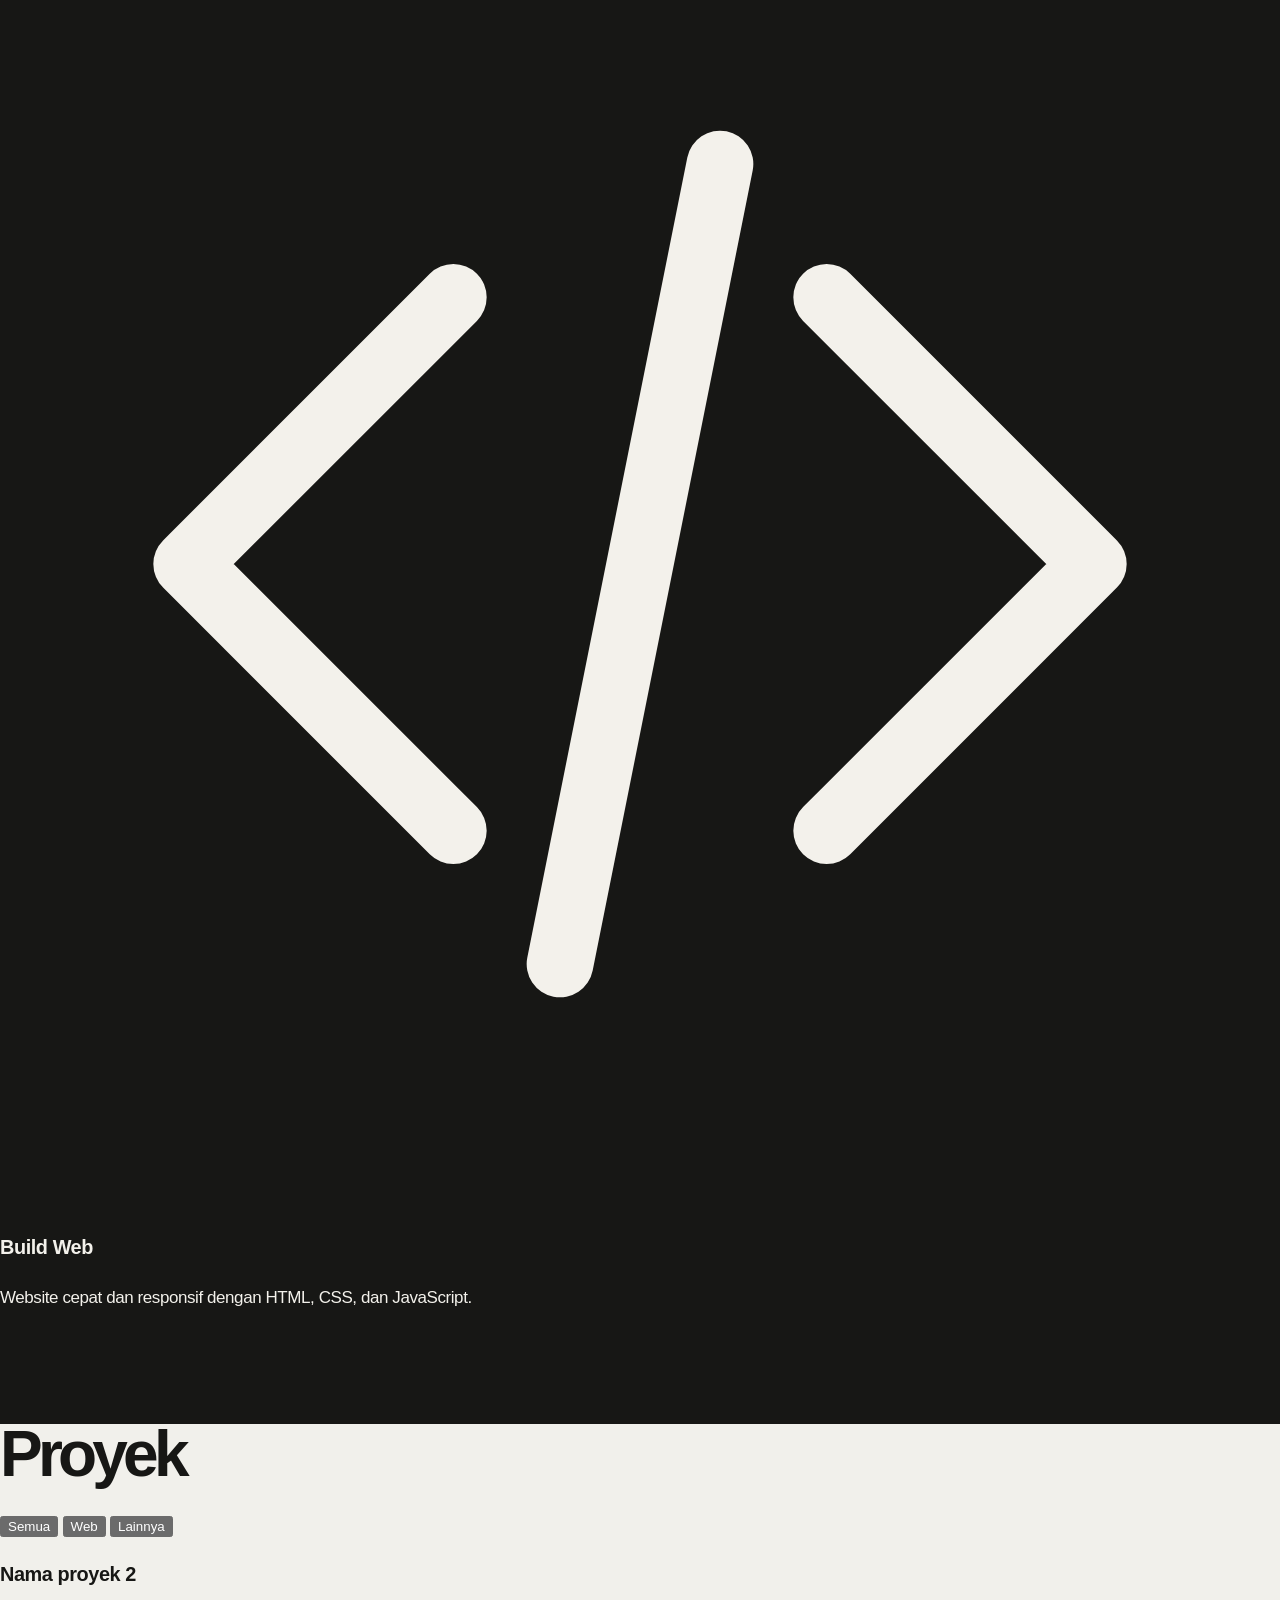
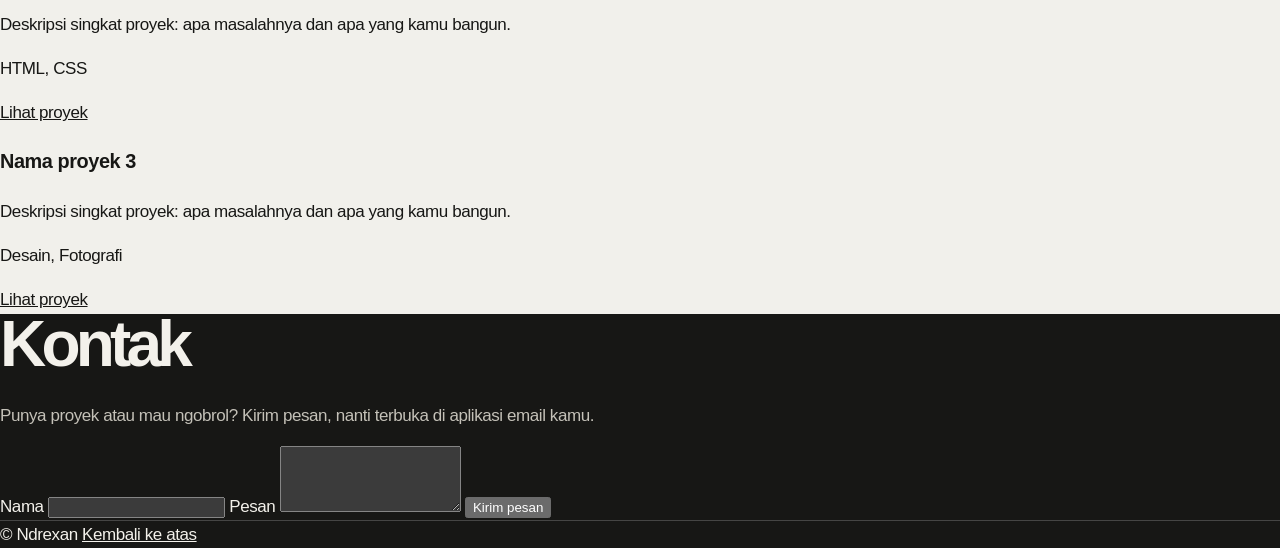
<file: index(1).html>
<!DOCTYPE html>
<html lang="id">
<head>
  <meta charset="UTF-8">
  <meta name="viewport" content="width=device-width, initial-scale=1">
  <title>Ndrexan · Desainer, Fotografer, Web Builder</title>
  <meta name="description" content="Portofolio Ndrexan: desain, fotografi, dan build web.">
  <link rel="preconnect" href="https://fonts.googleapis.com">
  <link rel="preconnect" href="https://fonts.gstatic.com" crossorigin>
  <link href="https://fonts.googleapis.com/css2?family=Bricolage+Grotesque:opsz,wght@12..96,600;12..96,800&family=DM+Sans:wght@400;500;700&display=swap" rel="stylesheet">
  <link rel="stylesheet" href="style.css">
</head>
<body>
  <header class="nav">
    <a class="logo" href="#top">ndrexan</a>
    <button class="menu-btn" id="menuBtn" aria-label="Buka menu" aria-expanded="false">Menu</button>
    <nav id="menu">
      <a href="#tentang">Tentang</a>
      <a href="#skill">Skill</a>
      <a href="#proyek">Proyek</a>
      <a class="nav-cta" href="#kontak">Hubungi saya</a>
    </nav>
  </header>

  <main id="top">
    <section class="hero">
      <div class="hero-text">
        <p class="hello">Halo, saya</p>
        <h1>Ndrexan</h1>
        <p class="role">Saya <span id="role">desainer</span><span class="caret" aria-hidden="true"></span></p>
        <p class="lead">Desain, fotografi, dan web dalam satu tangan. Ganti teks ini dengan satu kalimat tentang kamu.</p>
        <div class="cta">
          <a class="btn primary" href="#proyek">Lihat proyek</a>
          <a class="btn" href="#kontak">Hubungi saya</a>
        </div>
      </div>

      <div class="stage">
        <div class="cube" aria-hidden="true">
          <i class="f f1">Desain</i><i class="f f2">Foto</i><i class="f f3">Web</i>
          <i class="f f4">Desain</i><i class="f f5">Foto</i><i class="f f6">Web</i>
        </div>
        <div class="tilt photo">
          <img src="foto.jpg" alt="Foto Ndrexan" onerror="this.parentElement.classList.add('no-photo')">
          <span class="initial" aria-hidden="true">N</span>
          <span class="glare" aria-hidden="true"></span>
        </div>
      </div>
    </section>

    <div class="road" aria-hidden="true">
      <svg class="car" viewBox="0 0 400 130" xmlns="http://www.w3.org/2000/svg" fill="none" stroke="#b985ff" stroke-width="2.5" stroke-linejoin="round" stroke-linecap="round">
        <ellipse cx="205" cy="112" rx="150" ry="7" fill="#7a2fe0" opacity=".55" stroke="none"/>
        <path d="M22 44 L64 42 L66 48 L24 50 Z" fill="#1a0b33"/>
        <path d="M40 50 L42 64 M48 50 L47 64"/>
        <path d="M30 100 L28 70 Q30 60 50 58 L112 54 Q132 32 178 29 L216 29 Q246 31 268 52 L350 60 Q378 64 382 78 L384 100 Z" fill="#12082a"/>
        <path d="M124 54 Q140 37 178 34 L212 34 Q236 36 252 52 Z" fill="#2a1259"/>
        <path d="M184 34 L184 52"/>
        <path d="M360 66 L378 70 M300 78 L330 78"/>
        <circle cx="95" cy="100" r="21" fill="#05020b"/>
        <circle cx="305" cy="100" r="21" fill="#05020b"/>
        <g class="wheel"><circle cx="95" cy="100" r="11"/><path d="M95 89 V111 M84 100 H106 M87 92 L103 108 M103 92 L87 108"/></g>
        <g class="wheel"><circle cx="305" cy="100" r="11"/><path d="M305 89 V111 M294 100 H316 M297 92 L313 108 M313 92 L297 108"/></g>
      </svg>
      <svg class="lane" viewBox="0 0 800 4" preserveAspectRatio="none"><line x1="0" y1="2" x2="800" y2="2"/></svg>
    </div>

    <section id="tentang" class="block rv">
      <h2>Tentang saya</h2>
      <p class="wide">Tulis cerita singkat kamu di sini: siapa kamu, apa yang kamu kerjakan, dan apa yang lagi kamu pelajari. Dua sampai tiga kalimat sudah cukup.</p>
    </section>

    <section id="skill" class="block rv">
      <h2>Skill</h2>
      <div class="grid skills">
        <article class="tilt card">
          <svg class="ico pop" viewBox="0 0 48 48" fill="none" stroke="currentColor" stroke-width="2.5" stroke-linecap="round" stroke-linejoin="round"><path d="M8 40 L10 30 L32 8 a4 4 0 0 1 6 6 L16 36 Z"/><path d="M28 12 l8 8"/><path d="M8 40 h12"/></svg>
          <h3 class="pop">Desain</h3>
          <p class="pop">Tampilan yang rapi dan punya karakter: UI, poster, dan identitas visual.</p>
          <span class="glare" aria-hidden="true"></span>
        </article>
        <article class="tilt card">
          <svg class="ico pop" viewBox="0 0 48 48" fill="none" stroke="currentColor" stroke-width="2.5" stroke-linecap="round" stroke-linejoin="round"><path d="M6 15 h9 l3-5 h12 l3 5 h9 v23 H6 Z"/><circle cx="24" cy="26" r="7"/></svg>
          <h3 class="pop">Fotografi</h3>
          <p class="pop">Komposisi, cahaya, dan editing supaya foto terasa hidup.</p>
          <span class="glare" aria-hidden="true"></span>
        </article>
        <article class="tilt card">
          <svg class="ico pop" viewBox="0 0 48 48" fill="none" stroke="currentColor" stroke-width="2.5" stroke-linecap="round" stroke-linejoin="round"><path d="M17 14 L7 24 l10 10 M31 14 l10 10 -10 10 M27 9 l-6 30"/></svg>
          <h3 class="pop">Build Web</h3>
          <p class="pop">Website cepat dan responsif dengan HTML, CSS, dan JavaScript.</p>
          <span class="glare" aria-hidden="true"></span>
        </article>
      </div>
    </section>

    <section id="proyek" class="block rv">
      <h2>Proyek</h2>
      <div class="filters" role="group" aria-label="Filter proyek">
        <button class="filter active" data-f="all">Semua</button>
        <button class="filter" data-f="web">Web</button>
        <button class="filter" data-f="lainnya">Lainnya</button>
      </div>
      <div class="grid">
        <article class="tilt card" data-cat="web">
          <h3 class="pop">Nama proyek 2</h3>
          <p class="pop">Deskripsi singkat proyek: apa masalahnya dan apa yang kamu bangun.</p>
          <p class="tags pop">HTML, CSS</p>
          <a href="#" class="link pop">Lihat proyek</a>
          <span class="glare" aria-hidden="true"></span>
        </article>
        <article class="tilt card" data-cat="lainnya">
          <h3 class="pop">Nama proyek 3</h3>
          <p class="pop">Deskripsi singkat proyek: apa masalahnya dan apa yang kamu bangun.</p>
          <p class="tags pop">Desain, Fotografi</p>
          <a href="#" class="link pop">Lihat proyek</a>
          <span class="glare" aria-hidden="true"></span>
        </article>
      </div>
    </section>

    <section id="kontak" class="block rv">
      <h2>Kontak</h2>
      <p class="wide">Punya proyek atau mau ngobrol? Kirim pesan, nanti terbuka di aplikasi email kamu.</p>
      <form id="form" class="form">
        <label>Nama <input id="fName" required autocomplete="name"></label>
        <label>Pesan <textarea id="fMsg" rows="4" required></textarea></label>
        <button class="btn primary" type="submit">Kirim pesan</button>
      </form>
    </section>
  </main>

  <footer class="foot">
    <span>© <span id="year"></span> Ndrexan</span>
    <a href="#top">Kembali ke atas</a>
  </footer>

  <script src="script.js"></script>
</body>
</html>
</file>
<file: style.css>
:root {
  --w: #ffffff; --k: #0b0b0b; --g: #6b6b6b; --l: #e4e4e4; --dl: #2b2b2b;
  --f: "Archivo", "Helvetica Neue", Arial, system-ui, sans-serif;
  box-sizing: border-box;
}
*, *::before, *::after { box-sizing: inherit; }
html { scroll-behavior: smooth; scroll-padding-top: 64px; }
body { margin: 0; background: var(--w); color: var(--k); font: 400 1.0625rem/1.6 var(--f); -webkit-font-smoothing: antialiased; overflow-x: hidden; }
a { color: inherit; }
:focus-visible { outline: 3px solid currentColor; outline-offset: 4px; }
.wrap { max-width: 1200px; margin: 0 auto; padding-left: clamp(1.25rem, 5vw, 3rem); padding-right: clamp(1.25rem, 5vw, 3rem); }
.muted { color: var(--g); }
.dark { background: var(--k); color: var(--w); }

/* Navigasi */
.nav { position: sticky; top: 0; z-index: 10; background: var(--w); border-bottom: 1px solid var(--l); }
.nav-in { display: flex; justify-content: space-between; align-items: center; height: 60px; }
.logo { font-weight: 800; font-stretch: 125%; text-decoration: none; letter-spacing: -.02em; }
.nav nav { display: flex; gap: clamp(1rem, 3vw, 2rem); }
.nav nav a { text-decoration: none; font-weight: 500; }
.nav nav a:hover { text-decoration: underline; text-underline-offset: 5px; }

/* Hero */
.hero { padding-top: clamp(2rem, 6vw, 4.5rem); padding-bottom: clamp(3rem, 8vw, 6rem); }
h1 { margin: 0; font-weight: 800; font-stretch: 125%; font-size: min(16vw, 190px); line-height: .9; letter-spacing: -.045em; }
.hero-grid { display: grid; grid-template-columns: 1.4fr 1fr; gap: clamp(2rem, 6vw, 5rem); align-items: end; margin-top: clamp(2rem, 5vw, 3.5rem); }
.statement { font-size: clamp(1.6rem, 3.4vw, 2.5rem); font-weight: 600; line-height: 1.15; letter-spacing: -.02em; margin: 0 0 1rem; max-width: 18ch; }
.intro .muted { max-width: 30rem; margin: 0 0 1.5rem; }
.links { display: flex; gap: 1.75rem; margin: 0; font-weight: 600; }
.links a { text-underline-offset: 6px; text-decoration-thickness: 2px; }
.links a:hover { text-decoration-thickness: 4px; }

/* Foto hitam putih */
.photo { position: relative; margin: 0; width: 100%; max-width: 340px; justify-self: end; aspect-ratio: 4 / 5; overflow: hidden; background: #d9d9d9; transform: perspective(900px) rotateX(var(--rx, 0deg)) rotateY(var(--ry, 0deg)); transition: transform .3s ease-out; }
.photo.moving { transition: transform .05s linear; }
.photo img { width: 100%; height: 100%; object-fit: cover; display: block; filter: grayscale(1) contrast(1.15); }
.photo::after { content: ""; position: absolute; inset: 0; pointer-events: none; opacity: .22; mix-blend-mode: multiply; background-image: url("data:image/svg+xml;utf8,<svg xmlns='http://www.w3.org/2000/svg' width='160' height='160'><filter id='n'><feTurbulence type='fractalNoise' baseFrequency='.9' numOctaves='2' stitchTiles='stitch'/><feColorMatrix values='0 0 0 0 0  0 0 0 0 0  0 0 0 0 0  0 0 0 1.2 -.1'/></filter><rect width='100%' height='100%' filter='url(%23n)'/></svg>"); }
.initial { display: none; }
.photo.no-photo { display: grid; place-items: center; background: var(--k); }
.photo.no-photo img { display: none; }
.photo.no-photo .initial { display: block; color: var(--w); font: 800 7rem var(--f); font-stretch: 125%; }

/* Section umum */
h2 { margin: 0 0 clamp(1.5rem, 4vw, 3rem); font-weight: 800; font-stretch: 125%; font-size: clamp(2rem, 5vw, 3.4rem); line-height: 1; letter-spacing: -.03em; }
#skill { padding: clamp(3rem, 8vw, 6rem) 0; }
.row { display: grid; grid-template-columns: 1fr 1.6fr; gap: 1rem 3rem; padding: clamp(1.25rem, 3vw, 2rem) 0; border-top: 1px solid var(--dl); }
.row:last-child { border-bottom: 1px solid var(--dl); }
.row h3 { margin: 0; font-weight: 700; font-stretch: 112%; font-size: clamp(1.5rem, 3.2vw, 2.4rem); letter-spacing: -.02em; line-height: 1.1; }
.row p { margin: 0; color: #b9b9b9; max-width: 34rem; }

/* Kontak */
.contact { padding-top: clamp(3rem, 8vw, 6rem); overflow: hidden; }
.big { font-size: clamp(2.2rem, 7vw, 5.2rem); line-height: .98; max-width: 14ch; margin-bottom: 2rem; }
.mail { display: inline-block; font-size: clamp(1.15rem, 3.4vw, 2rem); font-weight: 600; letter-spacing: -.01em; text-underline-offset: 8px; text-decoration-thickness: 2px; word-break: break-all; }
.mail:hover { text-decoration-thickness: 5px; }
.socials { display: flex; gap: 1.75rem; margin: 1.5rem 0 0; color: #bdbdbd; }
.socials a:hover { color: var(--w); }

.road { margin-top: clamp(2.5rem, 6vw, 4rem); }
.car { display: block; width: min(440px, 78%); margin-left: clamp(1.25rem, 5vw, 3rem); }
.lane { height: 1px; background: var(--dl); margin-top: -1px; }
.wheel { transform-box: fill-box; transform-origin: center; }
.js .car { transform: translateX(-115vw); }
.js .car.go { transform: none; transition: transform 2.2s cubic-bezier(.15,.75,.2,1); }
.js .car.go .wheel { animation: spin 2.2s cubic-bezier(.15,.75,.2,1); }
@keyframes spin { from { transform: rotate(-1080deg); } to { transform: none; } }

.foot { border-top: 1px solid var(--dl); }
.foot-in { display: flex; justify-content: space-between; flex-wrap: wrap; gap: 1rem; padding-top: 1.5rem; padding-bottom: 2rem; color: #bdbdbd; }
.foot a:hover { color: var(--w); }

@media (max-width: 760px) {
  .hero-grid { grid-template-columns: 1fr; }
  .photo { justify-self: start; max-width: 260px; }
  .row { grid-template-columns: 1fr; }
}
@media (prefers-reduced-motion: reduce) {
  html { scroll-behavior: auto; }
  *, *::before, *::after { animation: none !important; transition: none !important; }
  .js .car { transform: none; }
}

/* Galeri: satu baris yang bisa digeser */
#desain, #foto { padding-top: clamp(2.5rem, 6vw, 4.5rem); padding-bottom: clamp(2rem, 5vw, 3.5rem); }
.head { display: flex; justify-content: space-between; align-items: center; gap: 1rem; margin-bottom: .75rem; }
.head h2 { margin: 0; }
.cap-intro { margin: 0 0 1.5rem; }
.arrows { display: flex; gap: .5rem; }
.arrow { width: 42px; height: 42px; display: grid; place-items: center; padding: 0; color: var(--k); background: transparent; border: 1px solid var(--k); border-radius: 50%; cursor: pointer; transition: background .2s, color .2s, opacity .2s; }
.arrow:hover:not(:disabled) { background: var(--k); color: var(--w); }
.arrow:disabled { opacity: .25; cursor: default; }
.gallery { --h: clamp(230px, 34vw, 370px); display: flex; gap: clamp(.75rem, 2vw, 1.25rem); overflow-x: auto; scroll-snap-type: x proximity; scrollbar-width: none; margin-right: calc(-1 * clamp(1.25rem, 5vw, 3rem)); padding-right: clamp(1.25rem, 5vw, 3rem); -webkit-overflow-scrolling: touch; }
.gallery::-webkit-scrollbar { display: none; }
.g { flex: none; margin: 0; scroll-snap-align: start; }
.shot { display: block; height: var(--h); padding: 0; border: 0; background: #eee; overflow: hidden; cursor: zoom-in; }
.shot img { height: 100%; width: auto; display: block; transition: transform .8s cubic-bezier(.2,.7,.2,1); }
.shot:hover img { transform: scale(1.04); }
.g figcaption { margin-top: .55rem; font-size: .92rem; color: var(--g); }

#lb { border: 0; padding: 0; background: transparent; max-width: 100vw; max-height: 100vh; width: 100vw; height: 100vh; }
#lb::backdrop { background: rgba(0, 0, 0, .92); }
#lb[open] { display: grid; place-items: center; }
#lb img { max-width: 92vw; max-height: 86vh; display: block; }
#lbClose { position: absolute; top: 1rem; right: 1rem; font: 600 1rem var(--f); color: #fff; background: transparent; border: 1px solid #fff; padding: .5rem 1rem; cursor: pointer; }
#lbClose:hover { background: #fff; color: #000; }
@media (prefers-reduced-motion: reduce) { .shot img { transition: none !important; } }

/* ===== Animasi ===== */
html.loading { overflow: hidden; }

/* Loading 3 detik: tulisan NDREXAN */
.loader { display: none; }
.js .loader { position: fixed; inset: 0; z-index: 100; display: grid; place-items: center; background: var(--k); color: var(--w); transition: transform .7s cubic-bezier(.76, 0, .24, 1); }
.loader.exit { transform: translateY(-100%); }
.loader-t { display: flex; overflow: hidden; padding: .1em .06em; font-weight: 800; font-stretch: 125%; font-size: min(13vw, 150px); line-height: 1; letter-spacing: -.04em; }
.loader-t span { display: inline-block; transform: translateY(115%); animation: lt .8s cubic-bezier(.2, .8, .2, 1) forwards; animation-delay: calc(var(--i) * .1s + .2s); }
@keyframes lt { to { transform: none; } }

/* Nav turun setelah loading */
.js .nav-in { animation: nd .8s cubic-bezier(.2, .8, .2, 1) 2.4s backwards; }
@keyframes nd { from { opacity: 0; transform: translateY(-14px); } }

/* Judul Ndrexan: huruf naik satu per satu */
.js h1 { overflow: hidden; padding: .08em .05em .1em 0; margin: -.08em 0 -.1em; }
.js h1 .ch { display: inline-block; transform: translateY(110%); transition: transform .9s cubic-bezier(.2, .8, .2, 1) calc(var(--i) * .06s); }
.js h1.in .ch { transform: none; }

/* Subtitle, teks, tombol, judul section */
.js .rv { opacity: 0; transform: translateY(28px); transition: opacity .8s cubic-bezier(.2, .7, .2, 1) var(--d, 0s), transform .8s cubic-bezier(.2, .7, .2, 1) var(--d, 0s); }
.js .g.rv { transform: translateX(70px); }
.js .rv.in { opacity: 1; transform: none; }

/* Foto: terbuka dari bawah, gambar mengecil pelan */
.js .photo { clip-path: inset(100% 0 0 0); transition: clip-path 1.1s cubic-bezier(.7, 0, .2, 1) .6s, transform .3s ease-out; }
.js .photo.in { clip-path: inset(0); }
.js .photo.moving { transition: transform .05s linear; }
.js .photo img { transform: scale(1.35); transition: transform 1.6s cubic-bezier(.2, .7, .2, 1) .6s; }
.js .photo.in img { transform: none; }

/* Galeri saat digeser: gambar bergeser (parallax) dan miring mengikuti kecepatan */
.js .shot { transform: skewX(var(--sk, 0deg)); will-change: transform; }
.js .shot img { --s: 1.14; transform: translateX(calc(var(--p, 0) * -6%)) scale(var(--s)); transition: transform .5s cubic-bezier(.2, .7, .2, 1); }
.js .shot:hover img { --s: 1.2; }
.arrow { transition: background .2s, color .2s, opacity .2s, transform .2s; }
.arrow:active:not(:disabled) { transform: scale(.88); }

/* Gambar diperbesar */
#lb[open] img { animation: zin .45s cubic-bezier(.2, .8, .2, 1); }
#lb[open]::backdrop { animation: fin .3s ease-out; }
@keyframes zin { from { opacity: 0; transform: scale(.92); } }
@keyframes fin { from { opacity: 0; } }
@media (prefers-reduced-motion: reduce) { #lb::backdrop { animation: none !important; } }

/* Kontak: logo Gmail dan Instagram */
.ico { flex: none; display: inline-block; line-height: 0; transition: transform .3s cubic-bezier(.2, .8, .2, 1); }
.ico svg { display: block; width: 100%; height: 100%; }
.mail { display: inline-flex; align-items: center; gap: .55em; }
.mail .ico { width: 1.25em; height: 1.25em; }
.mail:hover .ico, .socials a:hover .ico { transform: rotate(-8deg) scale(1.12); }
.socials a { display: inline-flex; align-items: center; gap: .6rem; text-decoration: none; }
.socials a:hover { text-decoration: underline; text-underline-offset: 6px; }
.socials .ico { width: 1.6rem; height: 1.6rem; }

/* Preview website di bagian Skill */
.webprev { display: grid; grid-template-columns: 1fr 1.6fr; gap: 1.5rem 3rem; align-items: center; margin-top: clamp(2rem, 5vw, 3.5rem); }
.wp-info h3 { margin: 0 0 .75rem; font-weight: 700; font-stretch: 112%; font-size: clamp(1.5rem, 3.2vw, 2.4rem); letter-spacing: -.02em; line-height: 1.1; }
.wp-info p { margin: 0 0 1.25rem; color: #b9b9b9; max-width: 30rem; }
.wp-info a { font-weight: 600; text-underline-offset: 6px; text-decoration-thickness: 2px; }
.wp-info a:hover { text-decoration-thickness: 4px; }
.browser { background: #161616; border: 1px solid var(--dl); border-radius: 10px; overflow: hidden; box-shadow: 0 24px 60px rgba(0, 0, 0, .55); transition: transform .5s cubic-bezier(.2, .8, .2, 1); }
.browser:hover { transform: translateY(-6px); }
.bar { display: flex; align-items: center; gap: .4rem; padding: .6rem .8rem; border-bottom: 1px solid var(--dl); }
.bar i { width: 10px; height: 10px; border-radius: 50%; background: #3a3a3a; }
.bar span { margin-left: .6rem; flex: 1; max-width: 22rem; padding: .2rem .8rem; border-radius: 99px; background: #222; color: #9a9a9a; font-size: .8rem; white-space: nowrap; overflow: hidden; text-overflow: ellipsis; }
.screen { position: relative; overflow: hidden; background: #0f0f0f; display: grid; place-items: center; color: #8a8a8a; font-size: .9rem; text-align: center; padding: 1rem; }
.screen iframe { position: absolute; top: 0; left: 0; border: 0; transform-origin: 0 0; pointer-events: none; }
.screen-link { position: absolute; inset: 0; z-index: 2; display: flex; align-items: flex-end; justify-content: flex-end; padding: 1rem; text-decoration: none; }
.screen-link span { opacity: 0; transform: translateY(8px); transition: opacity .3s, transform .3s; background: var(--w); color: var(--k); font-weight: 600; font-size: .9rem; padding: .5rem 1rem; border-radius: 99px; }
.screen-link:hover span, .screen-link:focus-visible span { opacity: 1; transform: none; }
@media (hover: none) { .screen-link span { opacity: 1; transform: none; } }
@media (max-width: 760px) { .webprev { grid-template-columns: 1fr; } }

/* Petunjuk suara di layar loading (muncul hanya kalau browser memblokir suara otomatis) */
.loader-hint { position: absolute; left: 0; right: 0; bottom: max(2rem, env(safe-area-inset-bottom, 0px)); margin: 0; text-align: center; font-size: .95rem; color: #9a9a9a; opacity: 0; transition: opacity .5s; pointer-events: none; }
.loader-hint.show { opacity: 1; }

/* Logo ndrexan kiri atas */
.logo { display: inline-flex; }
.logo .lc { display: inline-block; }
.js .logo .lc { opacity: 0; transform: translateY(.7em); transition: opacity .5s, transform .7s cubic-bezier(.2, .8, .2, 1); transition-delay: calc(var(--i) * .06s); }
.js .logo.in .lc { opacity: 1; transform: none; }
.logo:hover .lc, .logo:focus-visible .lc, .logo.wave .lc { animation: hop .6s cubic-bezier(.3, .9, .4, 1) calc(var(--i) * .05s); }
@keyframes hop { 40% { transform: translateY(-.3em); } }

/* Logo: gerakan lebih ringan dan cepat */
@keyframes hop { 40% { transform: translateY(-.18em); } }
.logo:hover .lc, .logo:focus-visible .lc, .logo.wave .lc { animation: hop .45s ease-out calc(var(--i) * .035s); }

/* Navigasi di HP: lebih ringkas dan lega */
@media (max-width: 560px) {
  .nav-in { height: 54px; }
  .logo { font-size: .95rem; }
  .nav nav { gap: .9rem; }
  .nav nav a { font-size: .92rem; }
}

/* Contoh skill: section sendiri di latar putih (di luar bagian Skill yang hitam) */
#contoh { padding-top: clamp(2.5rem, 6vw, 4.5rem); padding-bottom: clamp(2rem, 5vw, 3.5rem); }
#contoh .webprev { margin-top: 0; }
#contoh .wp-info p { color: var(--g); }
#contoh .browser { background: #f4f4f4; border-color: var(--l); box-shadow: 0 20px 50px rgba(0, 0, 0, .14); }
#contoh .bar { border-bottom-color: var(--l); }
#contoh .bar i { background: #cfcfcf; }
#contoh .bar span { background: var(--w); color: var(--g); }
#contoh .screen { background: #ececec; color: var(--g); }
#contoh .screen-link span { background: var(--k); color: var(--w); }

/* ===== Elemen branding ===== */
/* Chip di hero */
.chips { display: flex; flex-wrap: wrap; gap: .6rem; margin: 1.5rem 0 0; padding: 0; font-size: .85rem; }
.chip { display: inline-flex; align-items: center; gap: .5rem; padding: .35rem .85rem; border: 1px solid var(--l); border-radius: 99px; color: var(--g); font-weight: 500; }
.chip b { color: var(--k); font-weight: 600; font-variant-numeric: tabular-nums; }
.dot { width: 8px; height: 8px; border-radius: 50%; background: #22c55e; animation: pulse 2s infinite; }
@keyframes pulse { 0% { box-shadow: 0 0 0 0 rgba(34, 197, 94, .55); } 80%, 100% { box-shadow: 0 0 0 10px rgba(34, 197, 94, 0); } }

/* Pita teks berjalan */
.marquee { overflow: hidden; border-top: 1px solid var(--l); border-bottom: 1px solid var(--l); padding: .85rem 0; background: var(--w); }
.mq-track { display: flex; width: max-content; animation: mq 24s linear infinite; }
.mq-g { display: flex; flex: none; }
.mq-g span { flex: none; white-space: nowrap; font-weight: 800; font-stretch: 125%; font-size: clamp(1.5rem, 4vw, 2.8rem); line-height: 1.1; letter-spacing: -.02em; }
@keyframes mq { to { transform: translateX(-50%); } }

/* Nomor di baris Skill */
#skill .wrap { counter-reset: r; }
.row h3::before { counter-increment: r; content: "0" counter(r); display: block; margin-bottom: .5rem; font-size: .8rem; font-weight: 500; font-stretch: 100%; letter-spacing: .12em; color: #8a8a8a; }
.row { transition: padding-left .45s cubic-bezier(.2, .8, .2, 1), border-color .3s; }
.row:hover { padding-left: clamp(.5rem, 2vw, 1.25rem); border-top-color: #777; }

/* Garis progres dan kursor */
.prog { position: fixed; top: 0; left: 0; width: 100%; height: 3px; background: #fff; mix-blend-mode: difference; transform-origin: 0 0; transform: scaleX(0); z-index: 150; pointer-events: none; }
.cur { position: fixed; left: 0; top: 0; width: 0; height: 0; z-index: 200; pointer-events: none; opacity: 0; transition: opacity .3s; }
.cur::before { content: ""; position: absolute; width: 34px; height: 34px; margin: -17px 0 0 -17px; border: 1.5px solid #fff; border-radius: 50%; mix-blend-mode: difference; transition: width .25s, height .25s, margin .25s, background .25s; }
.cur.on { opacity: 1; }
.cur.hot::before { width: 68px; height: 68px; margin: -34px 0 0 -34px; background: #fff; }

/* Tulisan besar NDREXAN di footer: garis dulu, lalu terisi */
.wordmark { display: flex; justify-content: space-between; overflow: hidden; padding: clamp(1.5rem, 4vw, 3rem) 0 .06em; font-weight: 900; font-stretch: 125%; font-size: min(16.5vw, 200px); line-height: .95; letter-spacing: -.04em; user-select: none; }
.wordmark span { display: inline-block; color: transparent; -webkit-text-stroke: 1.5px rgba(255, 255, 255, .4); }
.js .wordmark span { transform: translateY(105%); transition: transform .9s cubic-bezier(.2, .8, .2, 1) calc(var(--i) * .07s), color .6s ease calc(var(--i) * .1s + .7s); }
.js .wordmark.in span { transform: none; color: #fff; }

/* Tombol suara */
.snd { position: fixed; right: 1rem; bottom: 1rem; z-index: 90; display: grid; place-items: center; width: 44px; height: 44px; padding: 0; border: 1px solid #cfcfcf; border-radius: 50%; background: var(--w); color: var(--k); cursor: pointer; box-shadow: 0 6px 20px rgba(0, 0, 0, .25); transition: transform .2s; }
.snd[hidden] { display: none; }
.snd:hover { transform: scale(1.08); }
.snd:active { transform: scale(.92); }
.snd .x { display: none; }
.snd.off .w { display: none; }
.snd.off .x { display: inline; }

/* Tentang saya */
.about { padding-top: clamp(3rem, 8vw, 6rem); padding-bottom: clamp(3rem, 8vw, 6rem); }
.about-t { margin: 0; max-width: 34em; font-weight: 600; font-size: clamp(1.35rem, 3.25vw, 2.35rem); line-height: 1.28; letter-spacing: -.02em; }
.js .about .w { opacity: .15; transition: opacity .6s ease calc(var(--i) * .04s); }
.js .about-t.in .w { opacity: 1; }
.facts { display: grid; grid-template-columns: repeat(3, 1fr); gap: 1.5rem; margin: clamp(2rem, 5vw, 3.5rem) 0 0; padding-top: 1.5rem; border-top: 1px solid var(--l); }
.facts dt { margin-bottom: .35rem; font-size: .78rem; font-weight: 500; letter-spacing: .12em; text-transform: uppercase; color: var(--g); }
.facts dd { margin: 0; font-weight: 600; }
@media (max-width: 600px) { .facts { grid-template-columns: 1fr; gap: 1rem; } }


/* The Motivator */
.motivator { padding-top: clamp(2.5rem, 6vw, 4.5rem); padding-bottom: clamp(2.5rem, 6vw, 4.5rem); }
.motivator-photo { margin: 0; max-width: 360px; }
.motivator-slideshow .motivator-slides { position: relative; width: 100%; aspect-ratio: 1.35 / 1; overflow: hidden; border-radius: 2px; background: #111; }
.motivator-slideshow .motivator-slide { position: absolute; inset: 0; display: block; width: 100%; height: 100%; object-fit: cover; object-position: center; opacity: 0; transition: opacity .7s ease; }
.motivator-slideshow .motivator-slide.is-active { opacity: 1; }
.motivator-photo figcaption { margin-top: .7rem; color: var(--g); font-size: .78rem; letter-spacing: .04em; }
@media (max-width: 600px) {
  .about-t { font-size: clamp(1.08rem, 5vw, 1.35rem); line-height: 1.35; }
  .motivator { padding-top: 2.5rem; padding-bottom: 3rem; }
  .motivator-photo { max-width: 230px; }
  .motivator-slideshow .motivator-slides { aspect-ratio: 1.25 / 1; }
}

/* ===== NDREXAN minimal redesign: noir/red + ivory/gold ===== */
:root{--k:#090909;--w:#101010;--g:#aaa;--l:rgba(255,255,255,.14);--accent:#f04452;--accent-soft:rgba(240,68,82,.12);--paper:#f7f6f2;--ink:#171714;--gold:#a77b2c;--gold-soft:rgba(167,123,44,.12);--font:'Archivo',sans-serif;--signature:'Caveat',cursive;color-scheme:dark}
html{scroll-behavior:smooth;scroll-padding-top:80px}
body{background:var(--k);color:#f4f2ef;font-family:var(--font);letter-spacing:-.018em;transition:background .35s,color .35s}
body:before{content:"";position:fixed;inset:0;pointer-events:none;z-index:-1;opacity:.15;background-image:radial-gradient(rgba(255,255,255,.2) .55px,transparent .55px);background-size:5px 5px}
.wrap{width:min(1120px,calc(100% - 48px));margin-inline:auto}
.nav{position:sticky;top:0;z-index:80;background:color-mix(in srgb,var(--k) 84%,transparent);backdrop-filter:blur(18px);border-bottom:1px solid var(--l)}
.nav-in{min-height:68px;display:flex;align-items:center;justify-content:space-between}
.logo{font-size:1.05rem;font-weight:900;letter-spacing:-.08em;text-decoration:none;color:inherit}
.logo-dot{color:var(--accent)}
.theme-toggle{display:flex;align-items:center;gap:9px;padding:10px 14px;border:1px solid var(--l);border-radius:999px;background:transparent;color:inherit;font:600 .76rem var(--font);cursor:pointer;transition:all .2s}
.theme-toggle:hover{border-color:var(--accent);transform:translateY(-1px)}.theme-icon{font-size:1rem;color:var(--accent)}
.hero{padding-top:clamp(4rem,11vw,9rem);padding-bottom:clamp(4rem,9vw,7rem)}
.hero h1{font-size:clamp(4.2rem,15vw,11rem);line-height:.77;letter-spacing:-.105em;font-weight:900;margin:0 0 clamp(2.5rem,7vw,5rem);max-width:100%;overflow-wrap:anywhere}
.hero-grid{display:grid;grid-template-columns:minmax(0,1fr) minmax(220px, .68fr);gap:clamp(2rem,8vw,8rem);align-items:end}
.statement{font-size:clamp(1.65rem,4vw,3.2rem);line-height:1.02;letter-spacing:-.065em;font-weight:800;max-width:13ch;margin:0 0 1.2rem}
.muted{color:var(--g)}.intro>.muted{font-size:clamp(.95rem,1.5vw,1.08rem);line-height:1.8;max-width:42ch}
.links{display:flex;gap:20px;flex-wrap:wrap;margin:2rem 0 1.1rem}.links a,.wp-info>a{color:inherit;text-decoration:none;border-bottom:1px solid var(--accent);padding-bottom:5px;font-weight:700;font-size:.9rem}.links a:hover,.wp-info>a:hover{color:var(--accent)}
.chips{display:flex;gap:8px;flex-wrap:wrap}.chip{border:1px solid var(--l);border-radius:999px;padding:8px 12px;font-size:.72rem;color:var(--g)}.dot{background:var(--accent);box-shadow:0 0 12px var(--accent);width:6px;height:6px;display:inline-block;border-radius:50%;margin-right:7px}
.photo{margin:0;position:relative;aspect-ratio:4/5;max-width:390px;justify-self:end;width:100%;overflow:hidden;border-radius:4px;background:#1a1a1a}.photo img{width:100%;height:100%;object-fit:cover;filter:grayscale(1);transition:filter .5s,transform .7s}.photo:hover img{filter:grayscale(.3);transform:scale(1.035)}.photo:after{content:"";position:absolute;inset:0;border:1px solid rgba(255,255,255,.12);pointer-events:none}.initial{color:var(--accent)}
section h2{font-size:clamp(2rem,5vw,4rem);font-weight:850;letter-spacing:-.075em;line-height:.95;margin:0 0 1.7rem}section{scroll-margin-top:80px}
.about{padding-block:clamp(4rem,10vw,8rem);border-top:1px solid var(--l)}.about-t{font-size:clamp(1.3rem,3.3vw,2.6rem);font-weight:550;line-height:1.32;max-width:27ch;letter-spacing:-.045em}.facts{gap:1.5rem;margin-top:3.5rem;border-color:var(--l)}.facts dt{color:var(--accent);font-size:.68rem;letter-spacing:.16em}.facts dd{font-size:.95rem}
.marquee{overflow:hidden;border-block:1px solid var(--l);background:var(--accent);color:#fff}.mq-track{animation:mq 32s linear infinite}.mq-g span{font-size:clamp(1rem,2vw,1.4rem);font-weight:900;letter-spacing:.06em}.mq-g{padding-block:15px}@keyframes mq{to{transform:translateX(-50%)}}
.dark{background:var(--w);color:inherit}.dark>.wrap,.dark .wrap{padding-block:clamp(4rem,9vw,7rem)}#skill h2{color:var(--accent)}#skill .row{display:grid;grid-template-columns:.65fr 1fr;gap:2rem;align-items:baseline;padding:1.6rem 0;border-top:1px solid var(--l)}#skill .row h3{font-size:clamp(1.3rem,3vw,2.1rem);letter-spacing:-.055em;margin:0}#skill .row p{color:var(--g);line-height:1.75;margin:0;max-width:38ch}
#contoh{padding-block:clamp(4rem,9vw,7rem)}#contoh h2{margin-bottom:2.5rem}.webprev{display:grid;grid-template-columns:.7fr 1fr;gap:clamp(2rem,6vw,5rem);align-items:center}.wp-info h3{font-size:clamp(1.8rem,4vw,3rem);letter-spacing:-.07em;margin:0 0 .8rem}.wp-info p{color:var(--g);line-height:1.8;margin-bottom:1.5rem}.browser{border:1px solid var(--l);border-radius:12px;overflow:hidden;background:var(--w);box-shadow:0 30px 80px rgba(0,0,0,.25)}.bar{height:38px;background:var(--w);border-bottom:1px solid var(--l);padding:0 12px;gap:6px}.bar i{background:var(--accent);opacity:.8}.bar span{border:1px solid var(--l);border-radius:5px;background:transparent;color:var(--g)}.screen{background:#171717}
#desain,#foto{padding-block:clamp(4rem,9vw,7rem);border-top:1px solid var(--l)}.head{display:flex;align-items:center;justify-content:space-between;gap:1rem}.cap-intro{margin-top:-.6rem;margin-bottom:2rem}.arrows{display:flex;gap:8px}.arrow{width:44px;height:44px;border:1px solid var(--l);border-radius:50%;background:transparent;color:inherit;display:grid;place-items:center;cursor:pointer}.arrow:hover{background:var(--accent);border-color:var(--accent);color:white}.gallery{gap:18px;padding-bottom:14px}.g{min-width:min(72vw,300px);width:min(72vw,300px)}.shot{border-radius:4px;overflow:hidden;background:var(--w)}.shot img{transition:transform .5s,filter .4s;filter:saturate(.78)}.shot:hover img{transform:scale(1.035);filter:saturate(1)}.g figcaption{color:var(--g);font-size:.8rem;margin-top:.8rem}
.motivator{padding-block:clamp(4rem,9vw,7rem);border-top:1px solid var(--l)}.motivator-photo{max-width:600px}.motivator-slideshow .motivator-slides{border-radius:4px;aspect-ratio:16/10}.motivator-photo figcaption{font-family:var(--signature);font-size:1.5rem;color:var(--accent);letter-spacing:0}
.contact{border-top:1px solid var(--l);position:relative;overflow:hidden}.contact h2.big{font-size:clamp(3rem,9vw,7rem);max-width:10ch;line-height:.9;letter-spacing:-.085em}.mail,.socials a{color:inherit}.mail:hover,.socials a:hover{color:var(--accent)}.road{opacity:.22}.foot{border-top:1px solid var(--l)}.wordmark span{-webkit-text-stroke:1px var(--g)}.js .wordmark.in span{color:var(--accent)}.foot-in{padding-block:1.2rem!important;color:var(--g);font-size:.8rem}.foot-in a{color:inherit}
/* Signature accents, used sparingly */
#motivator h2:after{content:"with purpose";display:block;font:600 clamp(1.6rem,4vw,3rem) var(--signature);letter-spacing:0;color:var(--accent);margin-top:.2em}
/* Light mode: warm white and restrained gold */
body[data-theme="light"]{--k:var(--paper);--w:#fff;--g:#77756f;--l:rgba(35,31,22,.14);--accent:var(--gold);--accent-soft:var(--gold-soft);color:var(--ink);color-scheme:light}
body[data-theme="light"]:before{opacity:.16;background-image:radial-gradient(rgba(35,31,22,.18) .5px,transparent .5px)}body[data-theme="light"] .nav{background:rgba(247,246,242,.86)}body[data-theme="light"] .photo img{filter:grayscale(.45)}body[data-theme="light"] .marquee{background:#b48a43;color:#fff}body[data-theme="light"] #skill{background:#f0eee7}body[data-theme="light"] .browser{box-shadow:0 24px 60px rgba(70,55,25,.1)}body[data-theme="light"] .screen{background:#f2f0e9}body[data-theme="light"] .bar{background:#fff}body[data-theme="light"] .road svg{stroke:#26231c}body[data-theme="light"] .road svg path,body[data-theme="light"] .road svg circle{fill:#f7f6f2}body[data-theme="light"] .foot{background:#eeece5}body[data-theme="light"] .wordmark span{-webkit-text-stroke:1px rgba(45,39,27,.35)}body[data-theme="light"] .js .wordmark.in span{color:var(--gold)}body[data-theme="light"] .snd{background:#fff;color:#222;border-color:var(--l)}
@media(max-width:700px){.wrap{width:calc(100% - 36px)}.nav-in{min-height:60px}.theme-toggle{padding:9px 11px}.hero{padding-top:4.5rem}.hero h1{font-size:clamp(4rem,18vw,7.2rem);margin-bottom:2.8rem}.hero-grid{grid-template-columns:1fr;gap:2.2rem}.statement{font-size:clamp(2rem,8vw,3rem)}.photo{justify-self:start;width:min(76%,330px);aspect-ratio:4/4.6}.facts{grid-template-columns:1fr;gap:1.2rem}.about-t{font-size:clamp(1.35rem,6vw,1.8rem)}#skill .row{grid-template-columns:1fr;gap:.5rem;padding:1.3rem 0}.webprev{grid-template-columns:1fr;gap:2rem}.g{min-width:78vw;width:78vw}.arrow{width:38px;height:38px}.contact h2.big{font-size:clamp(3rem,13vw,5rem)}.mail{font-size:.86rem;overflow-wrap:anywhere}.wordmark{font-size:16vw}}
@media(prefers-reduced-motion:reduce){*,*:before,*:after{scroll-behavior:auto!important;animation-duration:.01ms!important;transition-duration:.01ms!important}}


/* ===== Intro refresh: lebih cepat, halus, dan tidak terlalu teatrikal ===== */
.js .loader { opacity: 1; transform: none; transition: opacity .38s ease; }
.js .loader.exit { opacity: 0; transform: none; pointer-events: none; }
.loader-t span { animation-duration: .42s; animation-delay: calc(var(--i) * .035s); }
.js .nav-in { animation: nd .48s ease .18s backwards; }
.js h1 .ch { transition-duration: .52s; transition-delay: calc(var(--i) * .035s); }
.js .rv { transform: translateY(14px); transition-duration: .52s; }
.js .g.rv { transform: translateY(14px); }
.js .photo { clip-path: none; opacity: 0; transform: translateY(12px); transition: opacity .55s ease .12s, transform .55s ease .12s; }
.js .photo.in { opacity: 1; transform: none; }
.js .photo img { transform: none; transition: filter .3s ease, transform .3s ease-out; }
.js .about .w { opacity: 1; }
@media (prefers-reduced-motion: reduce) { .js .loader, .js .nav-in, .js h1 .ch, .js .rv, .js .photo, .js .photo img { animation: none !important; transition: none !important; transform: none !important; opacity: 1 !important; clip-path: none !important; } }


/* ===== V3 polish: hero identity + featured project ===== */
.hero-title-wrap{position:relative;margin-bottom:clamp(2.5rem,7vw,5rem)}
.hero-title-wrap .hero h1,.hero-title-wrap h1{margin-bottom:0}
.hero-signature{display:block;width:max-content;max-width:100%;margin:.8rem 0 0 auto;font:600 clamp(1.7rem,4vw,3.4rem)/.9 var(--signature);color:var(--accent);transform:rotate(-5deg);letter-spacing:-.025em}
.hero-grid{margin-top:clamp(1.7rem,4vw,3rem)}
.hero .statement{max-width:15ch}
.hero .photo{box-shadow:16px 16px 0 var(--accent-soft)}
.links a{display:inline-flex;align-items:center;gap:.5rem;transition:color .2s,transform .2s}
.links a:first-child:after{content:'↗';font-size:1.05em;color:var(--accent)}
.links a:hover{transform:translateY(-2px)}
#contoh{position:relative;overflow:hidden}
#contoh .section-kicker,.project-index{display:flex;align-items:center;gap:12px;color:var(--accent);font-size:.68rem;font-weight:800;letter-spacing:.16em;margin:0 0 1rem}
.section-kicker span,.project-index span{color:var(--g);font-weight:600}
#contoh h2{font-size:clamp(2.8rem,8vw,6.5rem);margin-bottom:clamp(2rem,5vw,3.5rem)}
.heading-dot{color:var(--accent)}
#contoh .webprev{grid-template-columns:minmax(0,.78fr) minmax(0,1.22fr);gap:clamp(2rem,7vw,6rem)}
.wp-info h3{font-size:clamp(2.6rem,6vw,5rem);line-height:.95;margin-bottom:1rem}
.wp-info p:not(.project-index):not(.project-tags){max-width:42ch;font-size:.97rem}
.project-tags{display:flex;gap:7px;flex-wrap:wrap;margin:0 0 1.5rem}
.project-tags span{border:1px solid var(--l);border-radius:999px;padding:6px 9px;font-size:.62rem;letter-spacing:.07em;color:var(--g)}
.project-cta{display:inline-flex;align-items:center;gap:1.5rem!important;padding:13px 17px;border:1px solid var(--accent)!important;border-radius:3px;transition:background .2s,color .2s,transform .2s}
.project-cta span{font-size:1.15rem}.project-cta:hover{background:var(--accent);color:#fff!important;transform:translateY(-2px)}
.browser{border-radius:8px;transform:translateY(0);transition:transform .35s,box-shadow .35s}
.browser:hover{transform:translateY(-5px);box-shadow:0 34px 85px rgba(0,0,0,.32)}
#desain h2,#foto h2,#motivator h2{display:flex;align-items:baseline;gap:.05em}
.contact-kicker{color:var(--accent);font-size:.7rem;letter-spacing:.18em;font-weight:800;margin:0 0 1.5rem}
.contact-note{max-width:38ch;color:var(--g);margin:0 0 1.7rem;font-size:1rem}
.contact h2.big{max-width:12ch}
.contact-script{font-family:var(--signature);font-weight:600;letter-spacing:-.02em;color:var(--accent);font-size:1.05em}
.mail{display:inline-flex;align-items:center;gap:.65rem;padding-bottom:7px;border-bottom:1px solid var(--accent);text-decoration:none;word-break:normal}
.mail:hover{border-bottom-width:3px}
body[data-theme="light"] .hero .photo{box-shadow:16px 16px 0 var(--gold-soft)}
body[data-theme="light"] .project-cta:hover{color:#fff!important}
@media(max-width:700px){
 .hero-title-wrap{margin-bottom:2.6rem}.hero-title-wrap h1{font-size:clamp(4rem,18vw,7.2rem)}.hero-signature{font-size:2rem;margin-top:1rem}
 #contoh .webprev{grid-template-columns:1fr;gap:2rem}#contoh h2{font-size:clamp(2.7rem,13vw,4.5rem)}
 .wp-info h3{font-size:3.4rem}.project-tags span{font-size:.58rem}.contact-note{max-width:32ch}
}

/* ===== Mobile fix: Android small screens, no clipped headings, tighter gallery rhythm ===== */
@media (max-width: 700px) {
  html { scroll-padding-top: 68px; }
  .wrap { width: 100%; padding-left: 18px; padding-right: 18px; }
  .nav-in { gap: 10px; }
  .nav nav { gap: 12px; }
  .nav nav a { font-size: .82rem; }
  .theme-toggle { max-width: 44vw; white-space: nowrap; font-size: .68rem; }

  .hero { padding-top: 3.2rem; padding-bottom: 3.5rem; }
  .hero-title-wrap { margin-bottom: 1.7rem; }
  .hero-title-wrap h1 { font-size: clamp(2.85rem, 15.2vw, 5.4rem); line-height: .9; letter-spacing: -.085em; overflow-wrap: anywhere; }
  .hero-signature { font-size: clamp(1.55rem, 7.5vw, 2rem); margin-top: .8rem; }
  .hero-grid { gap: 1.6rem; margin-top: 1.8rem; }
  .statement { overflow-wrap: anywhere; }
  .hero .photo { width: min(78%, 290px); max-width: 290px; }
  .links { gap: 1rem; flex-wrap: wrap; }

  .about { padding-block: 3.25rem; }
  .dark > .wrap, .dark .wrap { padding-block: 3.25rem; }
  #skill .row { padding: 1.1rem 0; }
  #contoh { padding-top: 3.25rem; padding-bottom: 3.25rem; }
  #contoh h2 { font-size: clamp(2.2rem, 11.5vw, 3.4rem); line-height: .98; overflow-wrap: anywhere; }
  #contoh .webprev { gap: 1.5rem; }
  .wp-info h3 { font-size: clamp(2.4rem, 12vw, 3.4rem); line-height: .98; overflow-wrap: anywhere; }
  .browser { width: 100%; min-width: 0; }
  .screen { min-height: 180px; }

  #desain, #foto, #motivator { padding-top: 2.8rem; padding-bottom: 2.8rem; }
  #desain .head, #foto .head, #motivator .head { align-items: center; gap: .65rem; margin-bottom: .7rem; }
  #desain h2, #foto h2, #motivator h2 { min-width: 0; font-size: clamp(1.75rem, 8vw, 2.45rem); line-height: 1.05; overflow-wrap: anywhere; }
  .arrows { flex: 0 0 auto; gap: 6px; }
  .arrow { width: 36px; height: 36px; }
  .cap-intro { font-size: .9rem; line-height: 1.55; margin: 0 0 1.1rem; max-width: 34ch; }
  .gallery { --h: clamp(185px, 58vw, 250px); gap: 12px; margin-right: -18px; padding-right: 18px; padding-bottom: 8px; }
  .g { min-width: min(72vw, 250px); width: min(72vw, 250px); }
  .g figcaption { font-size: .78rem; line-height: 1.4; margin-top: .55rem; }
  .shot { max-width: 100%; }
  .motivator-photo { max-width: 100%; }
  .motivator-slideshow .motivator-slides { aspect-ratio: 4 / 3; }

  .contact { padding-top: 3.25rem; }
  .contact h2.big { font-size: clamp(2.65rem, 12vw, 4.4rem); line-height: .96; overflow-wrap: anywhere; }
  .contact-note { font-size: .95rem; }
  .mail { max-width: 100%; font-size: clamp(.82rem, 3.6vw, 1rem); overflow-wrap: anywhere; }
  .wordmark { font-size: 15vw; letter-spacing: -.06em; }
  .foot-in { gap: .6rem; }
}

@media (max-width: 360px) {
  .wrap { padding-left: 15px; padding-right: 15px; }
  .nav nav { gap: 8px; }
  .nav nav a { font-size: .76rem; }
  .theme-toggle { padding: 8px; }
  #desain h2, #foto h2, #motivator h2 { font-size: clamp(1.55rem, 7.3vw, 1.85rem); }
  .arrow { width: 32px; height: 32px; }
  .gallery { margin-right: -15px; padding-right: 15px; --h: 185px; }
  .g { min-width: 76vw; width: 76vw; }
}


/* ===== V5: fix oversized blank gaps between mobile gallery cards ===== */
@media (max-width: 700px) {
  #desain, #foto { padding-top: 2.1rem; padding-bottom: 2.1rem; }
  #desain .gallery, #foto .gallery {
    display: flex; align-items: flex-start; justify-content: flex-start;
    gap: 12px;
    scroll-padding-left: 0;
  }
  #desain .g, #foto .g {
    flex: 0 0 auto; width: max-content; min-width: 0; max-width: 82vw;
  }
  #desain .shot, #foto .shot {
    display: block; width: max-content; max-width: 82vw; height: auto;
  }
  #desain .shot img, #foto .shot img {
    display: block; width: auto; height: clamp(185px, 48vw, 230px);
    max-width: 82vw; object-fit: contain;
  }
  #desain .g figcaption, #foto .g figcaption {
    margin-top: .45rem; max-width: 82vw; overflow-wrap: anywhere;
  }
}
@media (max-width: 360px) {
  #desain .gallery, #foto .gallery { gap: 10px; }
  #desain .shot img, #foto .shot img { height: 180px; max-width: 80vw; }
}

/* ===== V6: polished hero, category filters, lightbox, contact CTA ===== */
.hero-eyebrow{margin:1.25rem 0 0;color:var(--g);font-size:.68rem;letter-spacing:.17em;font-weight:800}.hero-eyebrow span{color:var(--accent);padding-inline:.45rem}
.hero-title-wrap h1{background:linear-gradient(115deg,var(--t) 15%,var(--t) 65%,var(--accent) 100%);background-clip:text;-webkit-background-clip:text;color:transparent}
.hero-signature{display:inline-block;transform:rotate(-3deg);text-shadow:0 0 28px color-mix(in srgb,var(--accent) 18%,transparent)}
.gallery-filters{display:flex;gap:8px;flex-wrap:wrap;margin:-.9rem 0 1.25rem}
.filter-btn{border:1px solid var(--l);border-radius:999px;padding:.55rem .9rem;background:transparent;color:inherit;font:inherit;font-size:.78rem;cursor:pointer;transition:background .2s,border-color .2s,color .2s,transform .2s}
.filter-btn:hover{transform:translateY(-2px);border-color:var(--accent)}.filter-btn.is-active{background:var(--accent);border-color:var(--accent);color:#fff}
.g[hidden]{display:none!important}.gallery .g{transition:opacity .25s,transform .25s}
.contact-actions{margin:0 0 1.3rem}.whatsapp{display:inline-flex;align-items:center;gap:1.25rem;padding:.9rem 1.15rem;border:1px solid var(--accent);border-radius:999px;color:inherit;text-decoration:none;font-weight:800;transition:background .2s,color .2s,transform .2s}.whatsapp span{color:var(--accent)}.whatsapp:hover{background:var(--accent);color:white;transform:translateY(-2px)}.whatsapp:hover span{color:white}
#lb{width:min(94vw,1050px);max-width:none;max-height:92dvh;padding:3.2rem 1rem 1rem;border:1px solid var(--l);border-radius:16px;background:var(--bg);color:var(--t);overflow:hidden}#lb::backdrop{background:rgba(0,0,0,.88);backdrop-filter:blur(8px)}#lb>img{display:block;max-width:100%;max-height:calc(88dvh - 100px);width:auto;height:auto;object-fit:contain;margin:auto;border-radius:6px}#lbClose{border:1px solid var(--l);background:transparent;color:inherit;border-radius:999px;padding:.55rem .85rem;cursor:pointer}.lb-bottom{display:flex;align-items:center;justify-content:space-between;gap:1rem;margin:1rem 2.5rem 0;font-size:.82rem;color:var(--g)}.lb-nav{position:absolute;top:50%;transform:translateY(-50%);width:42px;height:42px;border-radius:50%;border:1px solid var(--l);background:rgba(15,15,15,.8);color:white;font-size:2rem;line-height:1;cursor:pointer}.lb-prev{left:.7rem}.lb-next{right:.7rem}
@media(max-width:700px){.hero-eyebrow{font-size:.58rem;letter-spacing:.12em}.gallery-filters{margin:-.5rem 0 1rem;gap:6px}.filter-btn{padding:.48rem .75rem;font-size:.74rem}.lb-bottom{margin: .8rem .1rem 0;align-items:flex-start}.lb-nav{width:36px;height:36px}.lb-prev{left:.35rem}.lb-next{right:.35rem}#lb{padding:2.6rem .55rem .7rem;width:96vw}.whatsapp{font-size:.9rem}}
@media(prefers-reduced-motion:reduce){.filter-btn,.whatsapp,.gallery .g{transition:none!important}}

/* V8 hero portrait: editorial red/black treatment, responsive on mobile + desktop */
.hero{position:relative;isolation:isolate;overflow:hidden}
.hero:before{content:"";position:absolute;z-index:-1;inset:0 -4vw;pointer-events:none;background:radial-gradient(ellipse at 73% 48%,rgba(200,0,28,.17),transparent 42%),linear-gradient(105deg,transparent 35%,rgba(150,0,20,.08) 68%,transparent)}
.hero-title-wrap{position:relative;z-index:2}
.hero h1{font-size:clamp(4.5rem,14.8vw,11rem);letter-spacing:-.095em;line-height:.82;margin-bottom:clamp(2rem,5vw,4rem);text-transform:uppercase}
.hero h1:after{content:".";color:var(--accent)}
.hero-signature{display:block;margin-top:-.03em;margin-left:clamp(0px,4vw,48px);font-family:var(--signature);font-size:clamp(2rem,6vw,5.2rem);line-height:.9;color:var(--accent);transform:rotate(-5deg);transform-origin:left center;position:relative;z-index:3}
.hero-grid{grid-template-columns:minmax(0,1fr) minmax(260px,.88fr);gap:clamp(1.5rem,4vw,4rem);align-items:center;margin-top:clamp(1.5rem,3vw,2.5rem)}
.hero .statement{max-width:15ch}
.photo{max-width:480px;aspect-ratio:3/4;justify-self:end;border-radius:2px;box-shadow:0 28px 80px rgba(0,0,0,.38);background:#161616}
.photo img{object-position:center 42%;filter:grayscale(.25) contrast(1.08) saturate(.78)}
.photo:before{content:"";position:absolute;inset:10px -10px -10px 10px;border:1px solid var(--accent);opacity:.75;z-index:-1;pointer-events:none}
.photo:after{border:1px solid rgba(255,255,255,.2);background:linear-gradient(180deg,transparent 55%,rgba(0,0,0,.22))}
.photo:hover img{filter:grayscale(0) contrast(1.04) saturate(.9)}
.hero-eyebrow{font-size:.68rem;letter-spacing:.15em;color:var(--g);margin:1.6rem 0;text-transform:uppercase}
@media(max-width:700px){
 .hero{padding-top:3.2rem;padding-bottom:3.6rem;overflow:hidden}
 .hero h1{font-size:clamp(3.55rem,16.8vw,6.2rem);letter-spacing:-.09em;line-height:.86;margin-bottom:0}
 .hero-signature{font-size:clamp(2.2rem,10vw,3.6rem);margin:0 0 1.3rem 3px;white-space:normal}
 .hero-grid{grid-template-columns:minmax(0,1fr) minmax(0,1fr);gap:1rem;align-items:center;margin-top:.7rem}
 .hero .statement{font-size:clamp(1.35rem,5.8vw,2rem);line-height:1.02;letter-spacing:-.055em;margin-bottom:.85rem}
 .intro>.muted{font-size:.82rem;line-height:1.65}
 .links{gap:14px;margin:1.1rem 0 .9rem}
 .links a{font-size:.78rem}
 .hero-eyebrow{font-size:.54rem;letter-spacing:.09em;line-height:1.6;margin:.9rem 0}
 .chips{gap:6px}.chip{font-size:.6rem;padding:6px 8px}
 .photo{width:100%;max-width:none;justify-self:stretch;aspect-ratio:3/4;align-self:center}
 .photo:before{inset:7px -6px -7px 6px}
}
@media(max-width:390px){
 .wrap{width:calc(100% - 28px)}
 .hero-grid{gap:.7rem}
 .hero .statement{font-size:1.32rem}
 .intro>.muted{font-size:.77rem;line-height:1.55}
 .links{gap:10px}.links a{font-size:.73rem}
 .hero h1{font-size:clamp(3.2rem,16vw,4.2rem)}
 .hero-signature{font-size:2.05rem}
 .chip{font-size:.56rem;padding:5px 7px}
}


/* ===== V9: cinematic intro splash (replaces animated NDREXAN letters) ===== */
.js .intro-screen{position:fixed;inset:0;z-index:100;display:block;overflow:hidden;isolation:isolate;background:#080808;color:#f7f5f2;opacity:1;transform:none;transition:opacity .65s ease,visibility .65s ease;padding:clamp(22px,4vw,58px) clamp(22px,6.3vw,100px)}
.js .intro-screen.exit{opacity:0;visibility:hidden;pointer-events:none;transform:none}
.intro-grain{position:absolute;inset:0;z-index:-1;pointer-events:none;background:radial-gradient(ellipse at 70% 45%,rgba(190,0,25,.23),transparent 43%),linear-gradient(90deg,#080808 0%,rgba(8,8,8,.96) 27%,rgba(8,8,8,.46) 62%,rgba(8,8,8,.85) 100%);}
.intro-grain:after{content:"";position:absolute;inset:0;opacity:.15;background-image:radial-gradient(rgba(255,255,255,.45) .5px,transparent .7px);background-size:5px 5px;mask-image:linear-gradient(90deg,#000,transparent 95%)}
.intro-top{position:relative;z-index:3;display:flex;align-items:center;justify-content:space-between;gap:1rem}
.intro-brand{font-weight:900;font-size:clamp(1.25rem,2vw,1.8rem);letter-spacing:-.075em}.intro-brand span,.intro-title span{color:#ed1231}
.intro-index,.intro-kicker,.intro-bottom{font-size:clamp(.58rem,.8vw,.76rem);letter-spacing:.23em;font-weight:700;color:rgba(255,255,255,.72)}
.intro-art{position:absolute;inset:0 4% 0 32%;z-index:-2;overflow:hidden}
.intro-art img{width:100%;height:100%;object-fit:cover;object-position:58% 37%;filter:contrast(1.08) saturate(.75);opacity:.83;mask-image:linear-gradient(90deg,transparent 0%,#000 24%,#000 82%,transparent 100%);}
.intro-art:after{content:"";position:absolute;inset:0;background:linear-gradient(90deg,#080808 0%,rgba(8,8,8,.45) 28%,transparent 57%,rgba(8,8,8,.3) 100%),linear-gradient(0deg,rgba(8,8,8,.28),transparent 50%,rgba(8,8,8,.2))}
.intro-redline{position:absolute;z-index:1;right:7%;top:26%;width:18vw;height:1px;background:#ed1231;transform:rotate(-42deg);box-shadow:0 12px 0 rgba(237,18,49,.55),0 -12px 0 rgba(237,18,49,.35)}
.intro-stamp{position:absolute;z-index:2;right:3%;top:21%;font-size:clamp(.6rem,1vw,.85rem);line-height:1.7;letter-spacing:.25em;color:#fff;text-align:right;text-shadow:0 2px 12px #000}
.intro-copy{position:absolute;z-index:2;left:clamp(22px,6.3vw,100px);top:50%;transform:translateY(-43%);max-width:64%;}
.intro-kicker{margin:0 0 1.2rem;}
.intro-kicker span{color:#ed1231}
.intro-title{margin:0;font-size:clamp(4.6rem,11.5vw,11.8rem);line-height:.76;letter-spacing:-.085em;font-weight:900;text-transform:uppercase;white-space:nowrap;text-shadow:0 8px 32px rgba(0,0,0,.35)}
.intro-signature{font-family:var(--signature,'Caveat',cursive);font-size:clamp(2.2rem,5.2vw,5.2rem);line-height:.95;color:#ed1231;margin:.55rem 0 1.15rem;transform:rotate(-5deg);transform-origin:left center}
.intro-description{color:rgba(255,255,255,.77);font-size:clamp(.9rem,1.2vw,1.08rem);line-height:1.65;margin:0 0 1.6rem;max-width:29rem}
.intro-enter{display:inline-flex;align-items:center;gap:.8rem;padding:.65rem 1.35rem .65rem .65rem;border:1px solid #ed1231;border-radius:999px;background:#ed1231;color:#fff;font:600 .95rem var(--f,Arial,sans-serif);cursor:pointer;transition:transform .2s,background .2s;}
.intro-enter:hover{transform:translateY(-2px);background:#c80020}
.intro-enter-icon{display:grid;place-items:center;width:2rem;height:2rem;border-radius:50%;background:#f7f5f2;color:#d9092a;font-size:1.2rem}
.intro-bottom{position:absolute;z-index:2;left:clamp(22px,6.3vw,100px);right:clamp(22px,6.3vw,100px);bottom:clamp(22px,4vw,48px);display:flex;justify-content:space-between;align-items:center;gap:1rem;font-size:.62rem;letter-spacing:.2em}
.intro-scroll{display:flex;align-items:center;gap:.8rem;writing-mode:vertical-rl}.intro-scroll i{display:inline-block;width:1px;height:42px;background:linear-gradient(#ed1231,rgba(237,18,49,0))}
.js .loader-hint{display:none!important}
/* Desktop/tablet intro stays a single landscape composition. */
@media(min-width:701px){
 .js .intro-screen{width:100%;height:100vh;height:100dvh;min-height:480px;padding:clamp(20px,3vw,42px) clamp(24px,5vw,72px)}
 .intro-art{inset:0 0 0 27%}
 .intro-copy{left:clamp(24px,5vw,72px);width:60%;max-width:60%}
 .intro-title{font-size:clamp(4rem,9vw,9rem)}
 .intro-bottom{left:clamp(24px,5vw,72px);right:clamp(24px,4vw,58px)}
}
@media(min-width:701px) and (max-width:900px){
 .js .intro-screen{padding-left:24px;padding-right:24px}
 .intro-top{gap:12px}
 .intro-brand{font-size:1rem}
 .intro-index{font-size:.52rem}
 .intro-copy{left:24px;width:63%;max-width:63%}
 .intro-title{font-size:clamp(3.7rem,8.5vw,5.8rem)}
 .intro-signature{font-size:clamp(2rem,4.2vw,2.8rem)}
 .intro-art{inset:0 -2% 0 25%}
 .intro-bottom{left:24px;right:20px}
}
/* Mobile keeps the intro horizontal rather than stacking its photo above the copy. */
@media(max-width:700px){
 .js .intro-screen{padding:18px 22px calc(18px + env(safe-area-inset-bottom,0px));min-height:100svh}
 .intro-top{align-items:center}
 .intro-brand{font-size:1.05rem}
 .intro-index{display:none}
 .intro-art{inset:0 -12% 0 23%;opacity:.78}
 .intro-art img{object-position:58% center;mask-image:linear-gradient(90deg,transparent 0%,#000 16%,#000 82%,transparent 100%)}
 .intro-art:after{background:linear-gradient(90deg,#080808 0%,rgba(8,8,8,.68) 22%,rgba(8,8,8,.08) 62%,rgba(8,8,8,.25) 100%),linear-gradient(0deg,rgba(8,8,8,.35),transparent 55%,rgba(8,8,8,.22) 100%)}
 .intro-redline{right:12%;top:28%;width:25vw}
 .intro-stamp{right:4%;top:22%;font-size:.52rem}
 .intro-copy{left:22px;right:auto;top:50%;width:58%;max-width:58%;transform:translateY(-42%)}
 .intro-kicker{font-size:.48rem;letter-spacing:.13em;margin-bottom:.8rem}
 .intro-title{font-size:clamp(2.8rem,10vw,5.2rem);line-height:.82;letter-spacing:-.09em}
 .intro-signature{font-size:clamp(1.8rem,6vw,2.7rem);line-height:1;margin:.7rem 0 .9rem}
 .intro-description{font-size:.78rem;line-height:1.5;max-width:15rem;margin-bottom:.9rem}
 .intro-enter{font-size:.8rem;padding:.42rem .85rem .42rem .42rem}
 .intro-enter-icon{width:1.65rem;height:1.65rem}
 .intro-bottom{left:22px;right:18px;bottom:calc(16px + env(safe-area-inset-bottom,0px));font-size:.46rem;letter-spacing:.1em}
 .intro-scroll{display:none}
}
@media(max-width:390px){
 .intro-copy{left:17px;width:63%;max-width:63%}
 .intro-title{font-size:clamp(2.55rem,10vw,3.6rem)}
 .intro-signature{font-size:clamp(1.7rem,6.2vw,2.2rem)}
 .intro-description{font-size:.72rem}
 .intro-bottom{left:17px;right:14px}
}
@media(prefers-reduced-motion:reduce){.js .intro-screen{transition:none}.intro-enter{transition:none}}

/* Footer wordmark edge spacing */
.foot .wordmark{padding-inline:.12em;overflow:visible;line-height:1.08}

/* V8 FINAL: real split-screen intro layout, tested for narrow and wide viewports */
.js .intro-screen {
  display: grid !important;
  grid-template-columns: minmax(0, 1fr) minmax(0, .92fr);
  grid-template-rows: auto minmax(0, 1fr) auto;
  column-gap: clamp(18px, 4vw, 64px);
  align-items: center;
  padding: clamp(22px, 4vw, 56px) clamp(22px, 5vw, 76px) !important;
  min-height: 100vh;
  min-height: 100dvh;
  isolation: isolate;
  background: #080808;
}
.intro-grain { z-index: -3 !important; }
.intro-top { grid-column: 1 / -1; grid-row: 1; width: 100%; align-self: start; }
.intro-art {
  position: absolute !important;
  inset: 0 0 0 52% !important;
  z-index: -2 !important;
  opacity: 1 !important;
  overflow: hidden;
}
.intro-art img {
  width: 100%; height: 100%; object-fit: cover;
  object-position: 58% center !important;
  opacity: .94 !important;
  mask-image: linear-gradient(90deg, transparent 0%, rgba(0,0,0,.8) 9%, #000 25%) !important;
}
.intro-art:after {
  content: ""; position: absolute; inset: 0;
  background: linear-gradient(90deg, #080808 0%, rgba(8,8,8,.1) 24%, transparent 55%),
              linear-gradient(0deg, rgba(8,8,8,.48), transparent 25%, transparent 75%, rgba(8,8,8,.2)) !important;
}
.intro-copy {
  position: relative !important;
  grid-column: 1; grid-row: 2;
  left: auto !important; right: auto !important; top: auto !important;
  width: 100% !important; max-width: 620px !important;
  transform: none !important; align-self: center;
  padding-block: 24px;
}
.intro-kicker { font-size: clamp(.55rem, .8vw, .75rem) !important; line-height: 1.6; letter-spacing: .16em !important; margin: 0 0 clamp(14px, 2vh, 24px) !important; }
.intro-title { display: block !important; color: #f7f5f2 !important; font-size: clamp(3.2rem, 7.3vw, 7.4rem) !important; line-height: .88 !important; letter-spacing: -.085em !important; white-space: normal !important; overflow-wrap: anywhere; }
.intro-signature { font-size: clamp(2rem, 4.1vw, 4.5rem) !important; line-height: .98; margin: clamp(12px, 2vh, 22px) 0 clamp(14px, 2vh, 24px) !important; }
.intro-description { font-size: clamp(.86rem, 1.2vw, 1.05rem) !important; max-width: 30ch !important; line-height: 1.65 !important; margin-bottom: clamp(16px, 2.5vh, 28px) !important; }
.intro-bottom { grid-column: 1 / -1; grid-row: 3; position: relative !important; left: auto !important; right: auto !important; bottom: auto !important; width: 100%; align-self: end; padding-top: 18px; }
.intro-stamp { right: clamp(18px, 3vw, 46px) !important; top: 20% !important; }
.intro-redline { right: 8% !important; }

/* Narrow portrait phones: keep the composition horizontal, with readable copy */
@media (max-width: 700px) {
  .js .intro-screen {
    grid-template-columns: minmax(0, 1fr) minmax(0, .78fr);
    column-gap: 10px;
    padding: max(18px, env(safe-area-inset-top, 0px)) 18px max(18px, env(safe-area-inset-bottom, 0px)) !important;
    min-height: 100svh;
  }
  .intro-top { align-self: start; }
  .intro-brand { font-size: 1rem !important; }
  .intro-index { display: none !important; }
  .intro-art { inset: 0 0 0 43% !important; }
  .intro-art img { object-position: 56% center !important; mask-image: linear-gradient(90deg, transparent 0%, rgba(0,0,0,.9) 10%, #000 28%) !important; }
  .intro-art:after { background: linear-gradient(90deg, #080808 0%, rgba(8,8,8,.45) 22%, rgba(8,8,8,.03) 70%), linear-gradient(0deg, rgba(8,8,8,.42), transparent 24%, transparent 75%, rgba(8,8,8,.16)) !important; }
  .intro-copy { grid-column: 1; width: 100% !important; max-width: none !important; padding: 16px 0; }
  .intro-kicker { font-size: clamp(.42rem, 1.6vw, .54rem) !important; letter-spacing: .08em !important; margin-bottom: 12px !important; }
  .intro-title { font-size: clamp(2rem, 7.5vw, 3.2rem) !important; line-height: .9 !important; letter-spacing: -.08em !important; }
  .intro-signature { font-size: clamp(1.45rem, 5.5vw, 2.15rem) !important; margin: 12px 0 14px !important; transform: rotate(-4deg); }
  .intro-description { font-size: clamp(.68rem, 2.7vw, .82rem) !important; line-height: 1.5 !important; max-width: 23ch !important; margin-bottom: 16px !important; }
  .intro-enter { font-size: .7rem !important; gap: .42rem; padding: .35rem .7rem .35rem .35rem !important; }
  .intro-enter-icon { width: 1.45rem !important; height: 1.45rem !important; }
  .intro-stamp { top: 24% !important; right: 3% !important; font-size: .38rem !important; letter-spacing: .12em !important; }
  .intro-redline { top: 30% !important; right: 4% !important; width: 17vw !important; }
  .intro-bottom { padding-top: 10px; font-size: .4rem !important; letter-spacing: .06em !important; }
  .intro-scroll { display: none !important; }
}
/* Very narrow devices: reserve enough width for the copy; prevent clipping */
@media (max-width: 360px) {
  .js .intro-screen { grid-template-columns: minmax(0, 1.04fr) minmax(0, .66fr); padding-left: 14px !important; padding-right: 14px !important; }
  .intro-art { inset: 0 0 0 46% !important; }
  .intro-title { font-size: clamp(1.85rem, 7.4vw, 2.35rem) !important; }
  .intro-signature { font-size: 1.4rem !important; }
  .intro-description { font-size: .66rem !important; }
}
/* Landscape phones: use more width and keep all controls visible */
@media (max-height: 520px) and (orientation: landscape) {
  .js .intro-screen { padding: 12px 26px !important; grid-template-columns: minmax(0, 1fr) minmax(0, .95fr); }
  .intro-copy { padding: 4px 0; }
  .intro-kicker { margin-bottom: 7px !important; }
  .intro-title { font-size: clamp(2.3rem, 6vw, 4rem) !important; }
  .intro-signature { font-size: clamp(1.5rem, 3.5vw, 2.5rem) !important; margin: 8px 0 !important; }
  .intro-description { font-size: .72rem !important; margin-bottom: 8px !important; }
  .intro-bottom { padding-top: 4px; }
}


/* ===== Website showcase alignment: all slides share one left edge ===== */
#website-projects {
  padding-top: clamp(2.5rem, 6vw, 4.5rem);
  padding-bottom: clamp(2rem, 5vw, 3.5rem);
  overflow: hidden;
}
#website-projects .website-project-head,
#website-projects .website-project-title-row,
#website-projects .cap-intro {
  width: 100%;
  margin-left: 0;
  margin-right: 0;
  text-align: left;
}
#website-projects .website-project-title-row {
  justify-content: flex-start;
}
#website-projects .website-project-grid {
  width: 100%;
  min-width: 0;
  align-items: stretch;
}
#website-projects .website-project-grid > .website-project-card {
  display: grid !important;
  flex: 0 0 100% !important;
  width: 100% !important;
  min-width: 100% !important;
  max-width: 100% !important;
  box-sizing: border-box;
  grid-template-columns: minmax(0, .78fr) minmax(0, 1.22fr);
  align-items: center;
  justify-items: stretch;
  gap: clamp(1.5rem, 5vw, 4rem) !important;
  margin: 0 !important;
  padding: 0 !important;
  text-align: left;
}
#website-projects .website-project-card .wp-info {
  grid-column: 1;
  width: 100%;
  min-width: 0;
  justify-self: start;
  align-self: center;
  text-align: left;
  margin: 0;
}
#website-projects .website-project-card .wp-info > * {
  margin-left: 0;
  margin-right: 0;
}
#website-projects .website-project-card .browser {
  grid-column: 2;
  width: 100%;
  min-width: 0;
  justify-self: stretch;
  align-self: center;
  margin: 0;
}
#website-projects .website-project-card .screen {
  position: relative;
  width: 100%;
  aspect-ratio: 16 / 9;
  height: auto !important;
  min-height: 0;
  padding: 0;
  overflow: hidden;
}
#website-projects .website-project-card .screen iframe {
  position: absolute;
  top: 0;
  left: 0;
  transform-origin: top left;
}
#website-projects .website-project-card .project-index {
  justify-content: flex-start;
  text-align: left;
}
@media (max-width: 760px) {
  #website-projects .website-project-grid > .website-project-card {
    grid-template-columns: minmax(0, 1fr);
    align-content: start;
    align-items: start;
    gap: 1.35rem !important;
  }
  #website-projects .website-project-card .wp-info,
  #website-projects .website-project-card .browser {
    grid-column: 1;
    width: 100%;
    justify-self: stretch;
    text-align: left;
  }
  #website-projects .website-project-card .wp-info h3 {
    text-align: left;
  }
  #website-projects .website-project-card .wp-info p:not(.project-index):not(.project-tags) {
    max-width: 42rem;
    text-align: left;
  }
}


/* ===== V9: gallery overlap fix — consistent cards and contained images ===== */
#desain .gallery,
#foto .gallery {
  display: flex;
  align-items: flex-start;
  justify-content: flex-start;
  gap: clamp(12px, 1.5vw, 20px);
  overflow-x: auto;
  overflow-y: hidden;
  scroll-snap-type: x mandatory;
}
#desain .gallery .g,
#foto .gallery .g {
  box-sizing: border-box;
  flex: 0 0 clamp(220px, 28vw, 340px);
  width: clamp(220px, 28vw, 340px);
  min-width: 0;
  max-width: none;
  margin: 0;
  scroll-snap-align: start;
}
#desain .gallery .shot,
#foto .gallery .shot {
  box-sizing: border-box;
  display: grid;
  place-items: center;
  width: 100%;
  height: clamp(230px, 34vw, 370px);
  overflow: hidden;
  background: #111;
}
#desain .gallery .shot img,
#foto .gallery .shot img {
  display: block;
  width: 100%;
  height: 100%;
  max-width: 100%;
  max-height: 100%;
  object-fit: contain;
  object-position: center;
}
#desain .gallery .g figcaption,
#foto .gallery .g figcaption {
  max-width: 100%;
  overflow-wrap: anywhere;
}
@media (max-width: 700px) {
  #desain .gallery,
  #foto .gallery {
    gap: 12px;
    margin-right: -18px;
    padding-right: 18px;
  }
  #desain .gallery .g,
  #foto .gallery .g {
    flex: 0 0 min(78vw, 320px);
    width: min(78vw, 320px);
    min-width: 0;
    max-width: none;
  }
  #desain .gallery .shot,
  #foto .gallery .shot {
    width: 100%;
    height: clamp(190px, 58vw, 250px);
  }
}


/* ===== V5: preserve each image's original aspect ratio ===== */
#desain .gallery .g,
#foto .gallery .g {
  flex: 0 0 clamp(220px, 28vw, 340px);
  width: clamp(220px, 28vw, 340px);
  min-width: 0;
}
#desain .gallery .shot,
#foto .gallery .shot {
  display: block;
  width: 100%;
  height: auto;
  aspect-ratio: auto;
  padding: 0;
  overflow: hidden;
  line-height: 0;
}
#desain .gallery .shot img,
#foto .gallery .shot img {
  display: block;
  width: 100%;
  height: auto;
  max-width: 100%;
  max-height: none;
  object-fit: contain;
  object-position: center;
}
@media (max-width: 700px) {
  #desain .gallery .g,
  #foto .gallery .g {
    flex: 0 0 min(78vw, 320px);
    width: min(78vw, 320px);
  }
  #desain .gallery .shot,
  #foto .gallery .shot {
    height: auto;
    aspect-ratio: auto;
  }
  #desain .gallery .shot img,
  #foto .gallery .shot img {
    width: 100%;
    height: auto;
  }
}

/* ===== NDREXAN EDITORIAL REBUILD 2026 ===== */
:root{--paper:#f4f2ed;--ink:#171715;--muted:#77766f;--line:rgba(23,23,21,.16);--accent:#b34b35;--serif:Georgia,'Times New Roman',serif}
html{scroll-behavior:smooth;scroll-padding-top:90px}body{background:var(--paper);color:var(--ink);font-family:'Archivo',Arial,sans-serif}::selection{background:#b34b35;color:#fff}.wrap{width:min(1240px,calc(100% - 80px));margin-inline:auto}.nav{position:sticky;top:0;z-index:50;background:rgba(244,242,237,.9);backdrop-filter:blur(18px);border-bottom:1px solid var(--line);color:var(--ink)}.nav-in{height:76px}.logo{font-size:1.25rem;letter-spacing:-.08em;font-weight:900}.logo-dot,.heading-dot{color:var(--accent)}.theme-toggle{border:1px solid var(--line);border-radius:99px;padding:10px 16px;background:transparent;color:inherit}.hero{padding-top:clamp(60px,9vw,125px);padding-bottom:clamp(70px,9vw,125px)}.hero-title-wrap{position:relative;border-bottom:1px solid var(--ink);padding-bottom:22px;margin-bottom:44px}.hero-title-wrap h1{font-size:clamp(6rem,18vw,15.5rem);line-height:.72;letter-spacing:-.105em;font-weight:900;margin:0;text-transform:uppercase}.hero-signature{font-family:'Caveat',cursive;font-size:clamp(1.8rem,4vw,3.5rem);color:var(--accent);position:absolute;right:2%;bottom:12px;transform:rotate(-7deg)}.hero-grid{display:grid;grid-template-columns:minmax(260px,.78fr) minmax(420px,1.22fr);gap:clamp(35px,7vw,100px);align-items:end}.hero .intro{padding:0 0 14px}.statement{font-size:clamp(1.7rem,3.2vw,3.1rem);line-height:1.04;letter-spacing:-.065em;font-weight:800;max-width:520px}.hero .muted,.muted{color:var(--muted);line-height:1.75}.hero .intro .muted{max-width:440px;font-size:1rem}.links{display:flex;gap:12px;flex-wrap:wrap;margin:28px 0}.links a,.project-cta{padding:13px 18px;border-radius:99px;background:var(--ink);color:var(--paper);text-decoration:none;font-size:.85rem}.links a+ a{background:transparent;color:var(--ink);border:1px solid var(--line)}.hero-eyebrow,.section-kicker,.project-index{font-size:.68rem;letter-spacing:.15em;font-weight:700;color:var(--muted)}.chips{display:flex;gap:8px;flex-wrap:wrap}.chip{border:1px solid var(--line);border-radius:99px;padding:8px 12px;font-size:.72rem}.photo{height:clamp(390px,52vw,680px);margin:0;position:relative;overflow:hidden;background:#d8d3ca}.photo img{width:100%;height:100%;object-fit:cover;object-position:center 35%;display:block;filter:saturate(.78)}.photo:after{content:'ANDRE ARSHAVIN / 2026';position:absolute;bottom:18px;left:20px;color:white;font-size:.65rem;letter-spacing:.17em;text-shadow:0 1px 8px #000}.about{padding-block:85px;border-top:1px solid var(--line);display:grid;grid-template-columns:.55fr 1fr;gap:50px}.about h2,.dark h2{font-size:clamp(2.4rem,5vw,5rem);letter-spacing:-.08em;margin:0}.about-t{font-family:var(--serif);font-size:clamp(1.5rem,3vw,2.5rem);line-height:1.25;max-width:800px;margin:0 0 34px}.facts{display:grid;grid-template-columns:repeat(3,1fr);gap:18px;border-top:1px solid var(--line);padding-top:18px}.facts dt{font-size:.7rem;color:var(--muted);margin-bottom:8px}.facts dd{margin:0;font-weight:700}.marquee{background:var(--accent);color:white;padding:16px 0;font-weight:800;letter-spacing:.12em}.dark{background:#171715;color:#f4f2ed}.dark .wrap{padding-block:90px}.dark .row{display:grid;grid-template-columns:.6fr 1fr;gap:30px;border-top:1px solid rgba(255,255,255,.2);padding:24px 0}.dark .row h3{font-size:clamp(1.5rem,3vw,2.5rem);letter-spacing:-.06em;margin:0}.dark .row p{max-width:460px;color:#aaa;margin:0;line-height:1.7}.website-projects{padding-block:100px}.website-project-head{margin-bottom:30px}.website-project-title-row h2,.head h2{font-size:clamp(3rem,8vw,7rem);letter-spacing:-.09em;line-height:.9}.website-project-grid{gap:22px}.website-project-card{flex:0 0 100%;padding:0 0 15px}.website-project-card .wp-info h3{font-size:clamp(2.5rem,6vw,5rem);letter-spacing:-.09em}.website-project-card .screen{border:1px solid var(--line);background:#ddd;border-radius:4px}.browser{border:1px solid var(--line);background:#e8e5df;padding:8px;border-radius:7px}.bar{color:#555}.section-kicker{margin-bottom:15px}.head{display:flex;align-items:end;justify-content:space-between;gap:20px;border-bottom:1px solid var(--line);padding-bottom:22px}.head h2{margin:0}.cap-intro{max-width:550px}.gallery-filters{display:flex;gap:8px;flex-wrap:wrap;margin:26px 0}.filter-btn{border:1px solid var(--line);border-radius:99px;background:transparent;padding:9px 15px;color:var(--ink);font:inherit;font-size:.78rem}.filter-btn.is-active{background:var(--ink);color:white}.gallery{display:grid;grid-template-columns:repeat(4,minmax(0,1fr));gap:16px;overflow:visible;padding:0;margin:0}.gallery .g{min-width:0;margin:0;display:flex;flex-direction:column;gap:10px}.gallery .g:nth-child(4n+2){margin-top:55px}.gallery .g:nth-child(4n+4){margin-top:28px}.gallery .shot{display:block;width:100%;padding:0;border:0;background:#ddd;overflow:hidden;cursor:zoom-in;aspect-ratio:4/5}.gallery .g:nth-child(4n+1) .shot{aspect-ratio:4/5}.gallery .g:nth-child(4n+2) .shot{aspect-ratio:3/4}.gallery .g:nth-child(4n+3) .shot{aspect-ratio:4/5}.gallery .g:nth-child(4n+4) .shot{aspect-ratio:1/1}.gallery .shot img{width:100%;height:100%;object-fit:cover;display:block;transition:transform .7s cubic-bezier(.2,.7,.2,1),filter .5s}.gallery .shot:hover img{transform:scale(1.045);filter:saturate(.8)}.gallery figcaption{font-size:.75rem;color:var(--muted);letter-spacing:.02em}.motivator{padding-block:100px}.motivator-photo{margin:28px 0 0;max-width:900px}.motivator-slides{display:grid;grid-template-columns:1fr 1fr;gap:12px}.motivator-slides img{width:100%;height:clamp(230px,38vw,500px);object-fit:cover;display:block}.motivator-photo figcaption{font-size:.75rem;color:var(--muted);padding-top:12px}.contact .wrap{padding-block:100px}.contact-kicker{letter-spacing:.18em;font-size:.7rem;color:#aaa}.contact .big{font-size:clamp(3.5rem,10vw,9rem);line-height:.87;letter-spacing:-.095em}.contact-script{font-family:'Caveat',cursive;color:#d27a64;font-weight:500;letter-spacing:-.04em}.contact-note{max-width:500px;color:#aaa}.mail,.whatsapp,.socials a{color:white}.foot .wordmark{font-size:clamp(5rem,20vw,18rem);letter-spacing:-.12em;line-height:.8;white-space:nowrap;overflow:hidden}.foot-in{display:flex;justify-content:space-between;padding-block:24px!important;border-top:1px solid rgba(255,255,255,.2);font-size:.75rem}.foot-in a{color:inherit}.snd{background:var(--accent)}
@media(max-width:760px){.wrap{width:calc(100% - 36px)}.nav-in{height:62px}.hero{padding-top:62px;padding-bottom:65px}.hero-title-wrap{padding-bottom:19px;margin-bottom:28px}.hero-title-wrap h1{font-size:clamp(4.2rem,19vw,8rem)}.hero-signature{font-size:1.8rem;right:0;bottom:-16px}.hero-grid{grid-template-columns:1fr;gap:28px}.hero .intro{order:2}.photo{height:clamp(360px,115vw,560px);order:1}.statement{font-size:2.1rem}.about{padding-block:60px;grid-template-columns:1fr;gap:18px}.about-t{font-size:1.65rem}.facts{grid-template-columns:1fr 1fr}.dark .wrap{padding-block:65px}.dark .row{grid-template-columns:1fr;gap:7px}.website-projects,.motivator{padding-block:65px}.website-project-title-row h2,.head h2{font-size:clamp(2.8rem,13vw,5rem)}.gallery{grid-template-columns:repeat(2,minmax(0,1fr));gap:22px 11px}.gallery .g:nth-child(4n+2),.gallery .g:nth-child(4n+4){margin-top:0}.gallery .g:nth-child(even){margin-top:38px}.gallery .shot{aspect-ratio:3/4!important}.gallery .g:nth-child(3n) .shot{aspect-ratio:1/1!important}.motivator-slides{grid-template-columns:1fr}.motivator-slides img{height:75vw;max-height:440px}.contact .wrap{padding-block:70px}.contact .big{font-size:clamp(3.2rem,14vw,5.8rem)}.foot .wordmark{font-size:21vw}.foot-in{gap:15px}.website-project-card .screen{aspect-ratio:16/9}}
@media(prefers-reduced-motion:reduce){html{scroll-behavior:auto}.gallery .shot img{transition:none}}


/* NDREXAN / EDITORIAL REBUILD 2026 — full component + theme system */
:root{--paper:#f1f0eb;--ink:#171715;--muted:#77766f;--line:rgba(25,25,22,.17);--panel:#e7e5de;--accent:#a77b2c;--soft:#e8e0d1;--display:'Archivo',Arial,sans-serif;--body:'Archivo',Arial,sans-serif}
body{font-family:var(--body);background:var(--paper);color:var(--ink);letter-spacing:-.025em;transition:background .3s,color .3s}
body:before{display:none!important}
.wrap{width:min(1240px,calc(100% - 9vw));}
.nav{background:color-mix(in srgb,var(--paper) 94%,transparent)!important;border-color:var(--line)!important;backdrop-filter:blur(18px)}
.nav-in{min-height:76px}.logo{font-size:1.3rem;letter-spacing:-.09em}.logo-dot{color:var(--accent)}
.theme-toggle{border:1px solid var(--line);border-radius:3px;padding:11px 16px;font-size:.78rem;background:transparent;color:var(--ink)}.theme-toggle:hover{background:var(--ink);color:var(--paper);border-color:var(--ink)}.theme-icon{color:var(--accent)}
.hero{padding-top:clamp(3rem,7vw,6.5rem);padding-bottom:clamp(4rem,8vw,7rem);position:relative}
.hero-title-wrap{display:flex;align-items:end;justify-content:space-between;gap:2rem;border-bottom:1px solid var(--line);padding-bottom:1.3rem;margin-bottom:clamp(2rem,5vw,4rem)}
.hero h1{font-size:clamp(5.5rem,17vw,15rem);line-height:.72;letter-spacing:-.115em;margin:0;font-weight:900}
.hero-signature{font:600 clamp(1.3rem,3vw,2.5rem) var(--signature);color:var(--accent);transform:rotate(-5deg);padding:0 1rem .6rem 0;white-space:nowrap}
.hero-grid{grid-template-columns:minmax(0,.8fr) minmax(340px,1.2fr);gap:clamp(2rem,7vw,8rem);align-items:center}
.intro{grid-column:1;grid-row:1}.photo{grid-column:2;grid-row:1;justify-self:stretch;width:100%;max-width:none;aspect-ratio:1.12/1;border-radius:0;overflow:hidden;background:var(--panel);box-shadow:18px 18px 0 var(--soft)}
.photo img{filter:grayscale(1) contrast(1.04);object-position:center 42%}.photo:after{border:0}.statement{font-size:clamp(2.1rem,4.6vw,5rem);max-width:11ch;line-height:.91;letter-spacing:-.085em;margin-bottom:1.5rem}.intro>.muted{font-size:clamp(.95rem,1.25vw,1.1rem);line-height:1.85;max-width:39ch;color:var(--muted)}
.links{gap:10px;margin:1.8rem 0}.links a{border:1px solid var(--ink);padding:13px 18px;border-radius:0;font-size:.78rem;letter-spacing:.01em}.links a:first-child{background:var(--ink);color:var(--paper)}.links a:hover{background:var(--accent);border-color:var(--accent);color:#fff}.hero-eyebrow{font-size:.65rem;letter-spacing:.17em;color:var(--muted)}.chip{border-radius:0;border-color:var(--line);color:var(--muted)}
.about{display:grid;grid-template-columns:.7fr 1.3fr;column-gap:9vw;align-items:start;padding-block:clamp(4rem,9vw,8rem);border-top:1px solid var(--line)}.about h2{font-size:clamp(3rem,7vw,7rem);line-height:.82;max-width:5ch}.about-t{font-family:Georgia,serif;font-size:clamp(1.7rem,3.2vw,3.3rem);line-height:1.12;letter-spacing:-.045em;max-width:25ch;margin:0}.facts{grid-column:2;display:grid;grid-template-columns:repeat(3,1fr);gap:1rem;margin-top:4rem;border-top:1px solid var(--line);padding-top:1.2rem}.facts dt{font-size:.62rem;letter-spacing:.16em;color:var(--accent)}.facts dd{font-size:.9rem;line-height:1.5;margin:.5rem 0 0}
.marquee{background:var(--ink)!important;color:var(--paper)!important;border:0;padding:1rem 0}.mq-g span{font-size:clamp(1.4rem,3vw,2.5rem);letter-spacing:.03em}
#skill{background:var(--ink)!important;color:#f3f1eb!important}#skill .wrap{padding-block:clamp(4rem,9vw,8rem)}#skill h2{font-size:clamp(3.5rem,9vw,8rem);color:#f3f1eb!important;margin-bottom:3rem}#skill .row{grid-template-columns:.75fr 1fr;gap:3rem;padding:2rem 0;border-color:rgba(255,255,255,.22)}#skill .row h3{font-size:clamp(1.8rem,4vw,3.5rem);letter-spacing:-.07em}#skill .row p{font-size:1rem;color:#aaa99f;max-width:42ch}
#website-projects{padding-block:clamp(4rem,9vw,8rem)}#website-projects h2,#desain h2,#foto h2,#motivator h2{font-size:clamp(3.5rem,9vw,8rem);letter-spacing:-.1em;line-height:.82}#website-projects .section-kicker{font-size:.68rem;letter-spacing:.18em;color:var(--accent);margin-bottom:1.5rem}.website-project-card{gap:2rem!important}.website-project-card .wp-info h3{font-size:clamp(2.5rem,6vw,6rem);letter-spacing:-.09em}.browser{border-radius:0;box-shadow:16px 16px 0 var(--soft);background:var(--panel)}
#desain,#foto{padding-block:clamp(4rem,9vw,8rem);border-top:1px solid var(--line)}#desain .head,#foto .head{align-items:end;margin-bottom:1rem}.gallery-filters{margin:1.5rem 0 2rem}.filter-btn{border:1px solid var(--line);border-radius:0;background:transparent;color:var(--muted);padding:.65rem 1rem;font-size:.75rem}.filter-btn.is-active,.filter-btn:hover{background:var(--ink);border-color:var(--ink);color:var(--paper)}
/* Mosaic gallery: intentional varying card proportions */
.gallery{display:grid!important;grid-template-columns:repeat(12,minmax(0,1fr));gap:clamp(12px,2vw,24px)!important;overflow:visible!important;margin:2rem 0 0!important;padding:0!important;scroll-snap-type:none!important}
.gallery .g{width:auto!important;min-width:0!important;margin:0!important;grid-column:span 3;display:flex;flex-direction:column;gap:.8rem}
#desain .g:nth-child(1),#foto .g:nth-child(1){grid-column:span 5}#desain .g:nth-child(2),#foto .g:nth-child(2){grid-column:span 3}#desain .g:nth-child(3),#foto .g:nth-child(3){grid-column:span 4}#desain .g:nth-child(4),#foto .g:nth-child(4){grid-column:span 4}
.gallery .shot{width:100%;height:auto!important;aspect-ratio:4/5;border:0;border-radius:0;background:var(--panel);overflow:hidden}.gallery .g:nth-child(2) .shot{aspect-ratio:3/4}.gallery .g:nth-child(3) .shot{aspect-ratio:4/5}.gallery .g:nth-child(4) .shot{aspect-ratio:5/4}.gallery .shot img{width:100%!important;height:100%!important;max-width:none!important;object-fit:cover;filter:grayscale(.12);transition:transform .65s cubic-bezier(.2,.7,.2,1),filter .4s}.gallery .shot:hover img{transform:scale(1.045)!important;filter:grayscale(0)}.gallery .g figcaption{font-size:.72rem;letter-spacing:.04em;color:var(--muted);margin:0}
.motivator{padding-block:clamp(4rem,9vw,8rem);border-top:1px solid var(--line)}.motivator-photo{max-width:900px;margin:2.5rem auto 0}.motivator-slideshow .motivator-slides{aspect-ratio:16/9;border-radius:0}.motivator-photo figcaption{text-align:right;color:var(--accent);font-size:1.5rem}
#kontak{background:var(--ink)!important;color:#f3f1eb!important}#kontak .wrap{padding-block:clamp(5rem,12vw,11rem)}#kontak h2.big{font-size:clamp(4rem,12vw,11rem);letter-spacing:-.1em;max-width:11ch}#kontak .contact-script{font:600 .48em var(--signature);color:#c69a52;letter-spacing:0}#kontak p,#kontak a{color:#c4c1b8}.foot{background:var(--ink)!important;color:#f3f1eb!important;border-color:rgba(255,255,255,.2)}
/* Actual full-page theme tokens, including every formerly hard-coded surface */
body[data-theme="dark"]{--paper:#111110;--ink:#f1efe9;--muted:#a09e96;--line:rgba(245,242,232,.2);--panel:#20201d;--soft:#28241e;--accent:#d39a54;background:#111110;color:#f1efe9;color-scheme:dark}
body[data-theme="dark"] .nav{background:rgba(17,17,16,.94)!important}body[data-theme="dark"] .theme-toggle{color:#f1efe9}body[data-theme="dark"] .theme-toggle:hover{background:#f1efe9;color:#111}body[data-theme="dark"] .photo{box-shadow:18px 18px 0 #29241d}body[data-theme="dark"] .photo img{filter:grayscale(1) brightness(.86)}body[data-theme="dark"] .about,body[data-theme="dark"] #desain,body[data-theme="dark"] #foto,body[data-theme="dark"] .motivator{border-color:var(--line)}body[data-theme="dark"] .marquee{background:#d39a54!important;color:#111!important}body[data-theme="dark"] #skill{background:#e8e5dc!important;color:#171715!important}body[data-theme="dark"] #skill h2{color:#171715!important}body[data-theme="dark"] #skill .row{border-color:rgba(20,20,18,.22)}body[data-theme="dark"] #skill .row p{color:#66645e}body[data-theme="dark"] .browser{box-shadow:16px 16px 0 #29241d}body[data-theme="dark"] #kontak,body[data-theme="dark"] .foot{background:#e8e5dc!important;color:#171715!important}body[data-theme="dark"] #kontak p,body[data-theme="dark"] #kontak a{color:#55534d}body[data-theme="dark"] #kontak .contact-script{color:#a77b2c}body[data-theme="dark"] .wordmark span{-webkit-text-stroke-color:rgba(20,20,18,.3)}body[data-theme="dark"] .js .wordmark.in span{color:#171715}body[data-theme="dark"] .snd{background:#20201d;color:#f1efe9;border-color:var(--line)}
body[data-theme="light"]{--paper:#f1f0eb;--ink:#171715;--muted:#77766f;--line:rgba(25,25,22,.17);--panel:#e7e5de;--soft:#e8e0d1;--accent:#a77b2c;background:#f1f0eb;color:#171715;color-scheme:light}
body[data-theme="light"] .nav{background:rgba(241,240,235,.94)!important}body[data-theme="light"] #skill{background:#171715!important;color:#f1efe9!important}body[data-theme="light"] #skill h2{color:#f1efe9!important}body[data-theme="light"] #skill .row{border-color:rgba(255,255,255,.2)}body[data-theme="light"] #skill .row p{color:#aaa99f}body[data-theme="light"] #kontak,body[data-theme="light"] .foot{background:#171715!important;color:#f1efe9!important}body[data-theme="light"] #kontak p,body[data-theme="light"] #kontak a{color:#c4c1b8}
@media(max-width:760px){.wrap{width:calc(100% - 36px)}.nav-in{min-height:62px}.hero{padding-top:3.2rem;padding-bottom:3.5rem}.hero-title-wrap{display:block;margin-bottom:1.8rem;padding-bottom:1rem}.hero h1{font-size:clamp(4.5rem,20vw,7.5rem);margin:0 0 .8rem;line-height:.78}.hero-signature{display:block;text-align:right;padding:0 .3rem .3rem 0;font-size:1.5rem}.hero-grid{display:flex;flex-direction:column;align-items:stretch;gap:2rem}.intro{order:1}.photo{order:0;width:100%;max-width:none;aspect-ratio:1.08/1;box-shadow:10px 10px 0 var(--soft)}.statement{font-size:clamp(2.6rem,11vw,4rem);max-width:12ch}.intro>.muted{font-size:1rem;line-height:1.8}.links{margin:1.5rem 0}.about{grid-template-columns:1fr;gap:1.4rem;padding-block:3.8rem}.about h2{font-size:clamp(3.8rem,16vw,6rem);max-width:none}.about-t{font-size:clamp(1.55rem,7vw,2.2rem);max-width:30ch}.facts{grid-column:1;grid-template-columns:repeat(3,minmax(0,1fr));gap:.7rem;margin-top:2rem}.facts dd{font-size:.78rem}.dark>.wrap,.dark .wrap{padding-block:3.8rem}#skill .row{grid-template-columns:1fr;gap:.6rem;padding:1.5rem 0}#skill .row h3{font-size:2rem}#website-projects h2,#desain h2,#foto h2,#motivator h2{font-size:clamp(3.2rem,14vw,5.5rem)}.gallery{grid-template-columns:repeat(2,minmax(0,1fr));gap:18px 12px!important}.gallery .g,#desain .g:nth-child(n),#foto .g:nth-child(n){grid-column:span 1}.gallery .g:nth-child(1){grid-column:span 2}.gallery .g:nth-child(1) .shot{aspect-ratio:16/10}.gallery .g:nth-child(2) .shot,.gallery .g:nth-child(3) .shot,.gallery .g:nth-child(4) .shot{aspect-ratio:4/5}.motivator-slideshow .motivator-slides{aspect-ratio:4/3}#kontak h2.big{font-size:clamp(3.8rem,16vw,6.5rem)}}
@media(prefers-reduced-motion:reduce){.gallery .shot img{transition:none}}
</file>
